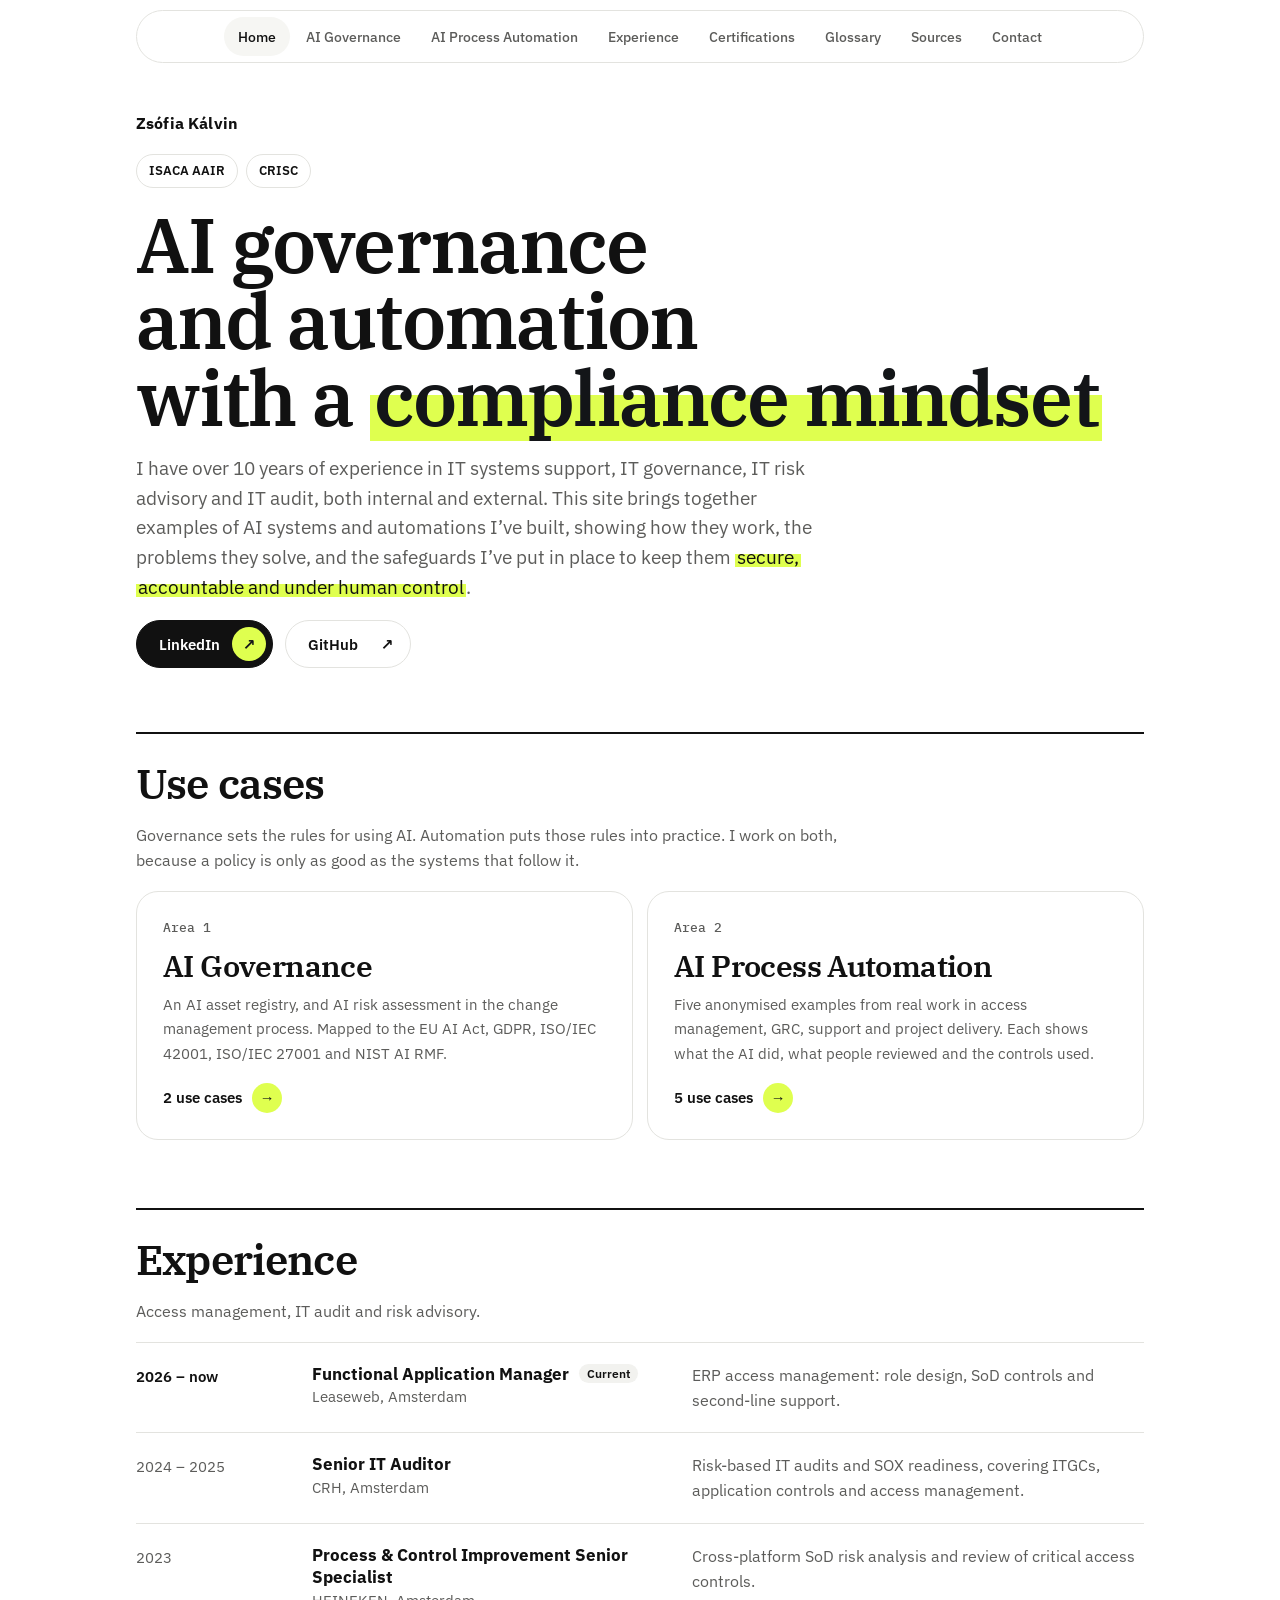
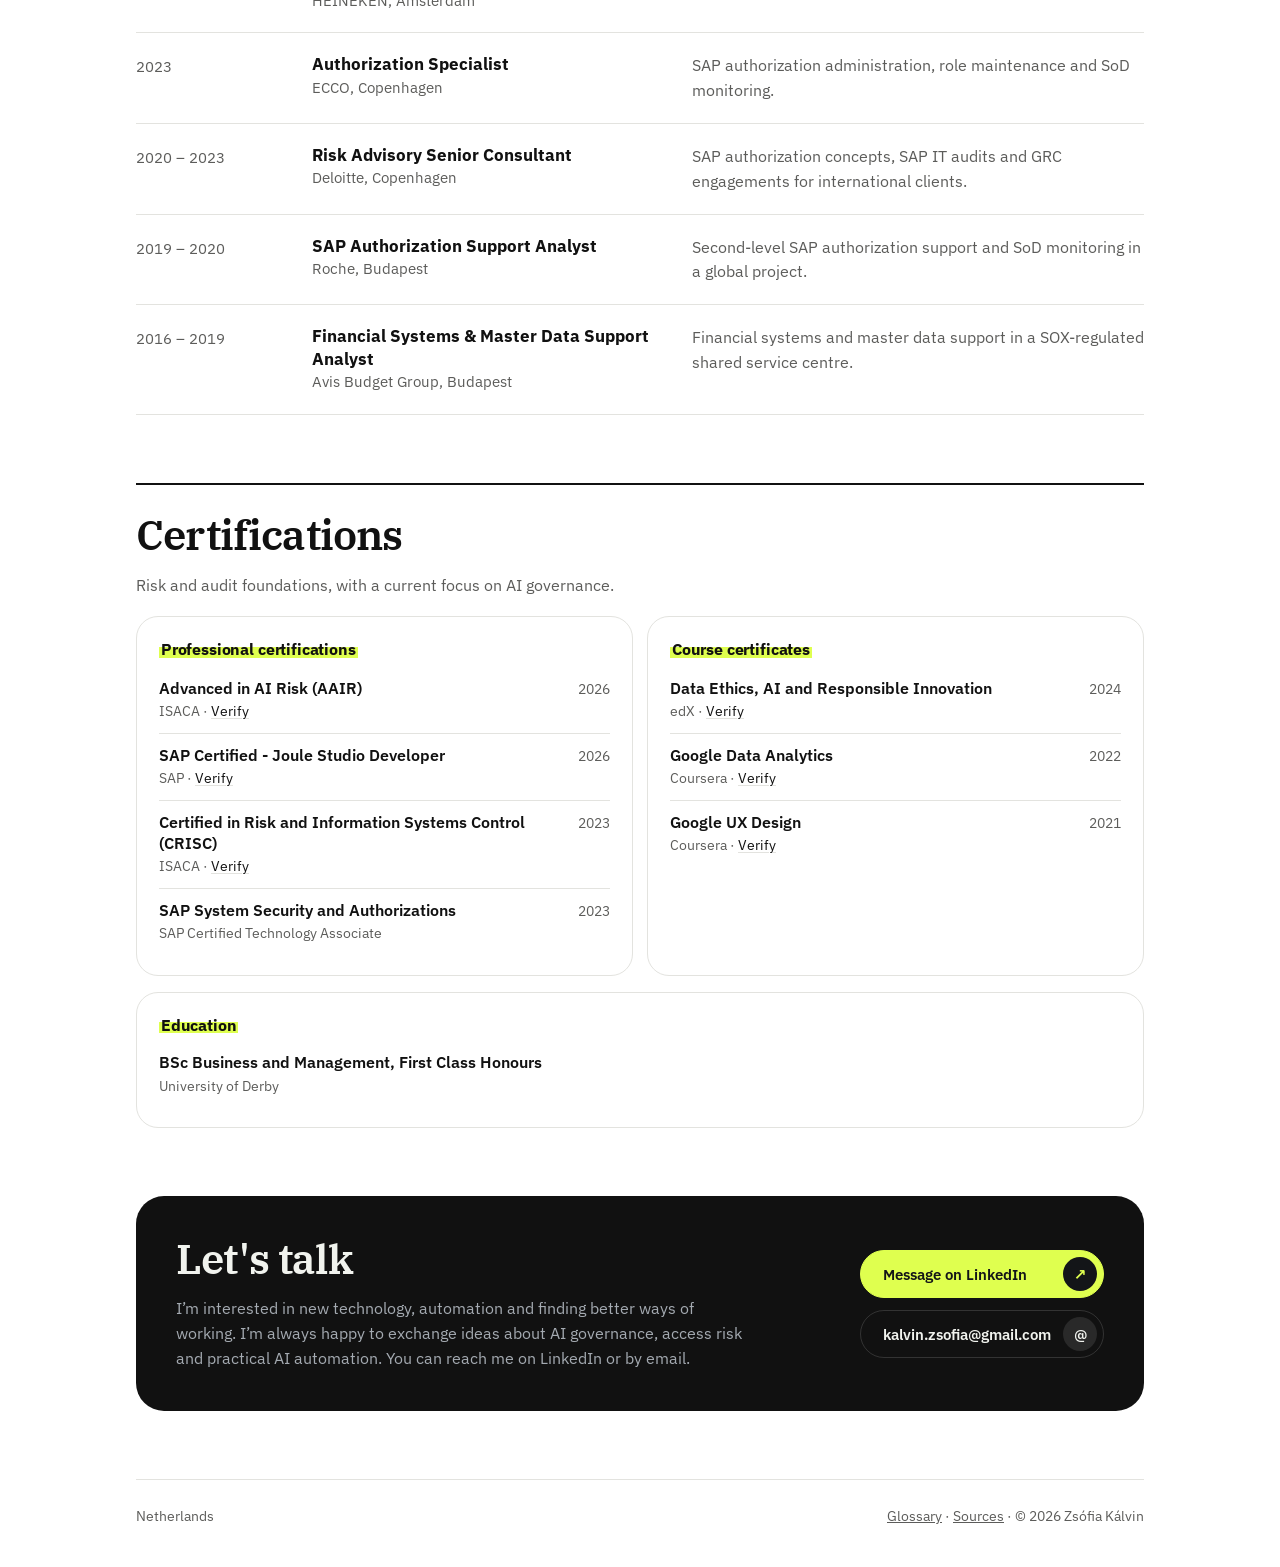
<file: index.html>
<!doctype html>
<html lang="en">
<head>
<meta charset="utf-8">
<meta http-equiv="Content-Security-Policy" content="default-src 'self'; script-src 'self'; style-src 'self' 'unsafe-inline'; font-src 'self'; img-src 'self' data:; connect-src 'none'; object-src 'none'; base-uri 'self'; form-action 'none'">
<meta name="referrer" content="strict-origin-when-cross-origin">
<meta name="viewport" content="width=device-width, initial-scale=1, viewport-fit=cover">
<title>Zsófia Kálvin | AI Risk and Governance, Hands-on AI Automation</title>
<meta name="description" content="Zsófia Kálvin: AI risk and governance, GRC and IAM. AI governance worked examples and hands-on AI automation case studies, mapped to the EU AI Act, GDPR, ISO/IEC 42001 and NIST AI RMF. ISACA AAIR, CRISC.">
<link rel="stylesheet" href="assets/site.css?v=20261122a">

<link rel="canonical" href="https://zsofiakalvin.github.io/">
<meta property="og:type" content="website">
<meta property="og:url" content="https://zsofiakalvin.github.io/">
<meta property="og:title" content="Zsófia Kálvin | AI Risk and Governance, Hands-on AI Automation">
<meta property="og:description" content="Zsófia Kálvin: AI risk and governance, GRC and IAM. AI governance worked examples and hands-on AI automation case studies, mapped to the EU AI Act, GDPR, ISO/IEC 42001 and NIST AI RMF. ISACA AAIR, CRISC.">
<meta property="og:image" content="https://zsofiakalvin.github.io/og-image.png">
<meta property="og:image:width" content="1200">
<meta property="og:image:height" content="627">
<meta name="twitter:card" content="summary_large_image">
<script type="application/ld+json">{"@context":"https://schema.org","@type":"ProfilePage","mainEntity":{"@type":"Person","name":"Zsófia Kálvin","jobTitle":"AI risk, governance and automation","knowsAbout":["AI risk management","AI governance","Responsible AI","GRC","Identity and access management","IT audit","Segregation of duties","AI automation"],"sameAs":["https://www.linkedin.com/in/zsofia-kalvin/","https://github.com/zsofiakalvin"]}}</script>
</head>
<body>
<div class="navwrap">
    <nav class="topnav" aria-label="Site">
      <div class="navlinks">
        <a href="index.html" aria-current="page">Home</a>
        <a href="governance.html">AI Governance</a>
        <a href="automation.html">AI Process Automation</a>
        <a href="#career">Experience</a>
        <a href="#certs">Certifications</a>
        <a href="glossary.html">Glossary</a>
        <a href="sources.html">Sources</a>
        <a href="#contact">Contact</a>
      </div>
    </nav>
</div>

<header class="hero-band">
  <div class="hero-inner">
    <div class="hero-grid">
      <div class="hero-copy">
        <span class="role">Zsófia Kálvin</span>
        <div class="creds" aria-label="Credentials"><span>ISACA AAIR</span><span>CRISC</span></div>
        <h1>AI governance and automation <span class="rule">with a <span class="mark">compliance mindset</span></span></h1>
        <p class="lede">I have over 10 years of experience in IT systems support, IT governance, IT risk advisory and IT audit, both internal and external. This site brings together examples of AI systems and automations I&rsquo;ve built, showing how they work, the problems they solve, and the safeguards I&rsquo;ve put in place to keep them <mark class="hl">secure, accountable and under human control</mark>.</p>
        <div class="cta">
          <a class="btn primary" href="https://www.linkedin.com/in/zsofia-kalvin/">LinkedIn <span class="ic" aria-hidden="true">&#8599;</span></a>
          <a class="btn" href="https://github.com/zsofiakalvin">GitHub <span class="ic" aria-hidden="true">&#8599;</span></a>
        </div>
      </div>
    </div>
  </div>
</header>

<main class="page">

  <section aria-labelledby="parts">
    <div class="section-head">
      <h2 id="parts">Use cases</h2>
      <p>Governance sets the rules for using AI. Automation puts those rules into practice. I&nbsp;work on both, because a policy is only as good as the systems that follow it.</p>
    </div>
    <div class="parts">
      <a class="part" href="governance.html">
        <span class="part-kind">Area 1</span>
        <strong>AI Governance</strong>
        <span>An AI asset registry, and AI risk assessment in the change management process. Mapped to the EU AI Act, GDPR, ISO/IEC 42001, ISO/IEC 27001 and NIST AI RMF.</span>
        <span class="part-go">2 use cases <span class="ic" aria-hidden="true">&#8594;</span></span>
      </a>
      <a class="part" href="automation.html">
        <span class="part-kind">Area 2</span>
        <strong>AI Process Automation</strong>
        <span>Five anonymised examples from real work in access management, GRC, support and project delivery. Each shows what the AI did, what people reviewed and the controls used.</span>
        <span class="part-go">5 use cases <span class="ic" aria-hidden="true">&#8594;</span></span>
      </a>
    </div>
  </section>

  <section aria-labelledby="career">
    <div class="section-head">
      <h2 id="career">Experience</h2>
      <p>Access management, IT audit and risk advisory.</p>
    </div>
    <ol class="timeline">
      <li class="job current">
        <span class="job-dates">2026 – now</span>
        <div class="job-role"><strong>Functional Application Manager</strong><span>Leaseweb, Amsterdam</span></div>
        <p>ERP access management: role design, SoD controls and second-line support.</p>
      </li>
      <li class="job">
        <span class="job-dates">2024 – 2025</span>
        <div class="job-role"><strong>Senior IT Auditor</strong><span>CRH, Amsterdam</span></div>
        <p>Risk-based IT audits and SOX readiness, covering ITGCs, application controls and access management.</p>
      </li>
      <li class="job">
        <span class="job-dates">2023</span>
        <div class="job-role"><strong>Process &amp; Control Improvement Senior Specialist</strong><span>HEINEKEN, Amsterdam</span></div>
        <p>Cross-platform SoD risk analysis and review of critical access controls.</p>
      </li>
      <li class="job">
        <span class="job-dates">2023</span>
        <div class="job-role"><strong>Authorization Specialist</strong><span>ECCO, Copenhagen</span></div>
        <p>SAP authorization administration, role maintenance and SoD monitoring.</p>
      </li>
      <li class="job">
        <span class="job-dates">2020 – 2023</span>
        <div class="job-role"><strong>Risk Advisory Senior Consultant</strong><span>Deloitte, Copenhagen</span></div>
        <p>SAP authorization concepts, SAP IT audits and GRC engagements for international clients.</p>
      </li>
      <li class="job">
        <span class="job-dates">2019 – 2020</span>
        <div class="job-role"><strong>SAP Authorization Support Analyst</strong><span>Roche, Budapest</span></div>
        <p>Second-level SAP authorization support and SoD monitoring in a global project.</p>
      </li>
      <li class="job">
        <span class="job-dates">2016 – 2019</span>
        <div class="job-role"><strong>Financial Systems &amp; Master Data Support Analyst</strong><span>Avis Budget Group, Budapest</span></div>
        <p>Financial systems and master data support in a SOX-regulated shared service centre.</p>
      </li>
    </ol>
  </section>

  <section aria-labelledby="certs">
    <div class="section-head">
      <h2 id="certs">Certifications</h2>
      <p>Risk and audit foundations, with a current focus on AI governance.</p>
    </div>
    <div class="cert-groups two">
      <div class="cert-group">
        <h3><mark class="hl">Professional certifications</mark></h3>
        <ul class="cert-list" role="list"><li class="cert"><div class="cert-name"><strong>Advanced in AI Risk (AAIR)</strong><span>ISACA · <a class="verify" href="https://www.credly.com/badges/1502009c-c340-492b-98a3-ea2b4a34b3ea" target="_blank" rel="noopener">Verify</a></span></div><span class="cert-year">2026</span></li><li class="cert"><div class="cert-name"><strong>SAP Certified - Joule Studio Developer</strong><span>SAP · <a class="verify" href="https://www.credly.com/badges/87e40711-9f13-442f-a568-a1c58eff9310" target="_blank" rel="noopener">Verify</a></span></div><span class="cert-year">2026</span></li><li class="cert"><div class="cert-name"><strong>Certified in Risk and Information Systems Control (CRISC)</strong><span>ISACA · <a class="verify" href="https://www.credly.com/badges/d4c5e282-a294-4d0e-9c8d-c16a86920705" target="_blank" rel="noopener">Verify</a></span></div><span class="cert-year">2023</span></li><li class="cert"><div class="cert-name"><strong>SAP System Security and Authorizations</strong><span>SAP Certified Technology Associate</span></div><span class="cert-year">2023</span></li></ul>
      </div>
      <div class="cert-group">
        <h3><mark class="hl">Course certificates</mark></h3>
        <ul class="cert-list" role="list"><li class="cert"><div class="cert-name"><strong>Data Ethics, AI and Responsible Innovation</strong><span>edX · <a class="verify" href="https://courses.edx.org/certificates/ff6e5fa2587e48cf909ec4bcfde084a1" target="_blank" rel="noopener">Verify</a></span></div><span class="cert-year">2024</span></li><li class="cert"><div class="cert-name"><strong>Google Data Analytics</strong><span>Coursera · <a class="verify" href="https://www.coursera.org/account/accomplishments/specialization/certificate/86MWBKGFQRKV" target="_blank" rel="noopener">Verify</a></span></div><span class="cert-year">2022</span></li><li class="cert"><div class="cert-name"><strong>Google UX Design</strong><span>Coursera · <a class="verify" href="https://www.coursera.org/account/accomplishments/specialization/L5L4QDD2FEA4" target="_blank" rel="noopener">Verify</a></span></div><span class="cert-year">2021</span></li></ul>
      </div>
      <div class="cert-group edu-card">
        <h3><mark class="hl">Education</mark></h3>
        <ul class="cert-list" role="list"><li class="cert"><div class="cert-name"><strong>BSc Business and Management, First Class Honours</strong><span>University of Derby</span></div></li></ul>
      </div>
    </div>
  </section>

  <section class="contact" aria-labelledby="contact">
    <h2 id="contact">Let's talk</h2>
    <p>I&rsquo;m interested in new technology, automation and finding better ways of working. I&rsquo;m always happy to exchange ideas about AI governance, access risk and practical AI automation. You can reach me on LinkedIn or by email.</p>
    <div class="cta">
      <a class="btn primary" href="https://www.linkedin.com/in/zsofia-kalvin/">Message on LinkedIn <span class="ic" aria-hidden="true">&#8599;</span></a>
      <a class="btn" href="#contact" data-u="kalvin.zsofia" data-d="gmail.com"><span class="em-txt">kalvin.zsofia [at] gmail.com</span> <span class="ic" aria-hidden="true">@</span></a>
    </div>
  </section>

  <footer>
    <span>Netherlands</span>
    <span><a href="glossary.html">Glossary</a> · <a href="sources.html">Sources</a> · &copy; 2026 Zsófia Kálvin</span>
  </footer>

</main>
<script src="assets/site.js?v=20261101c" defer></script>
</body>
</html>
</file>
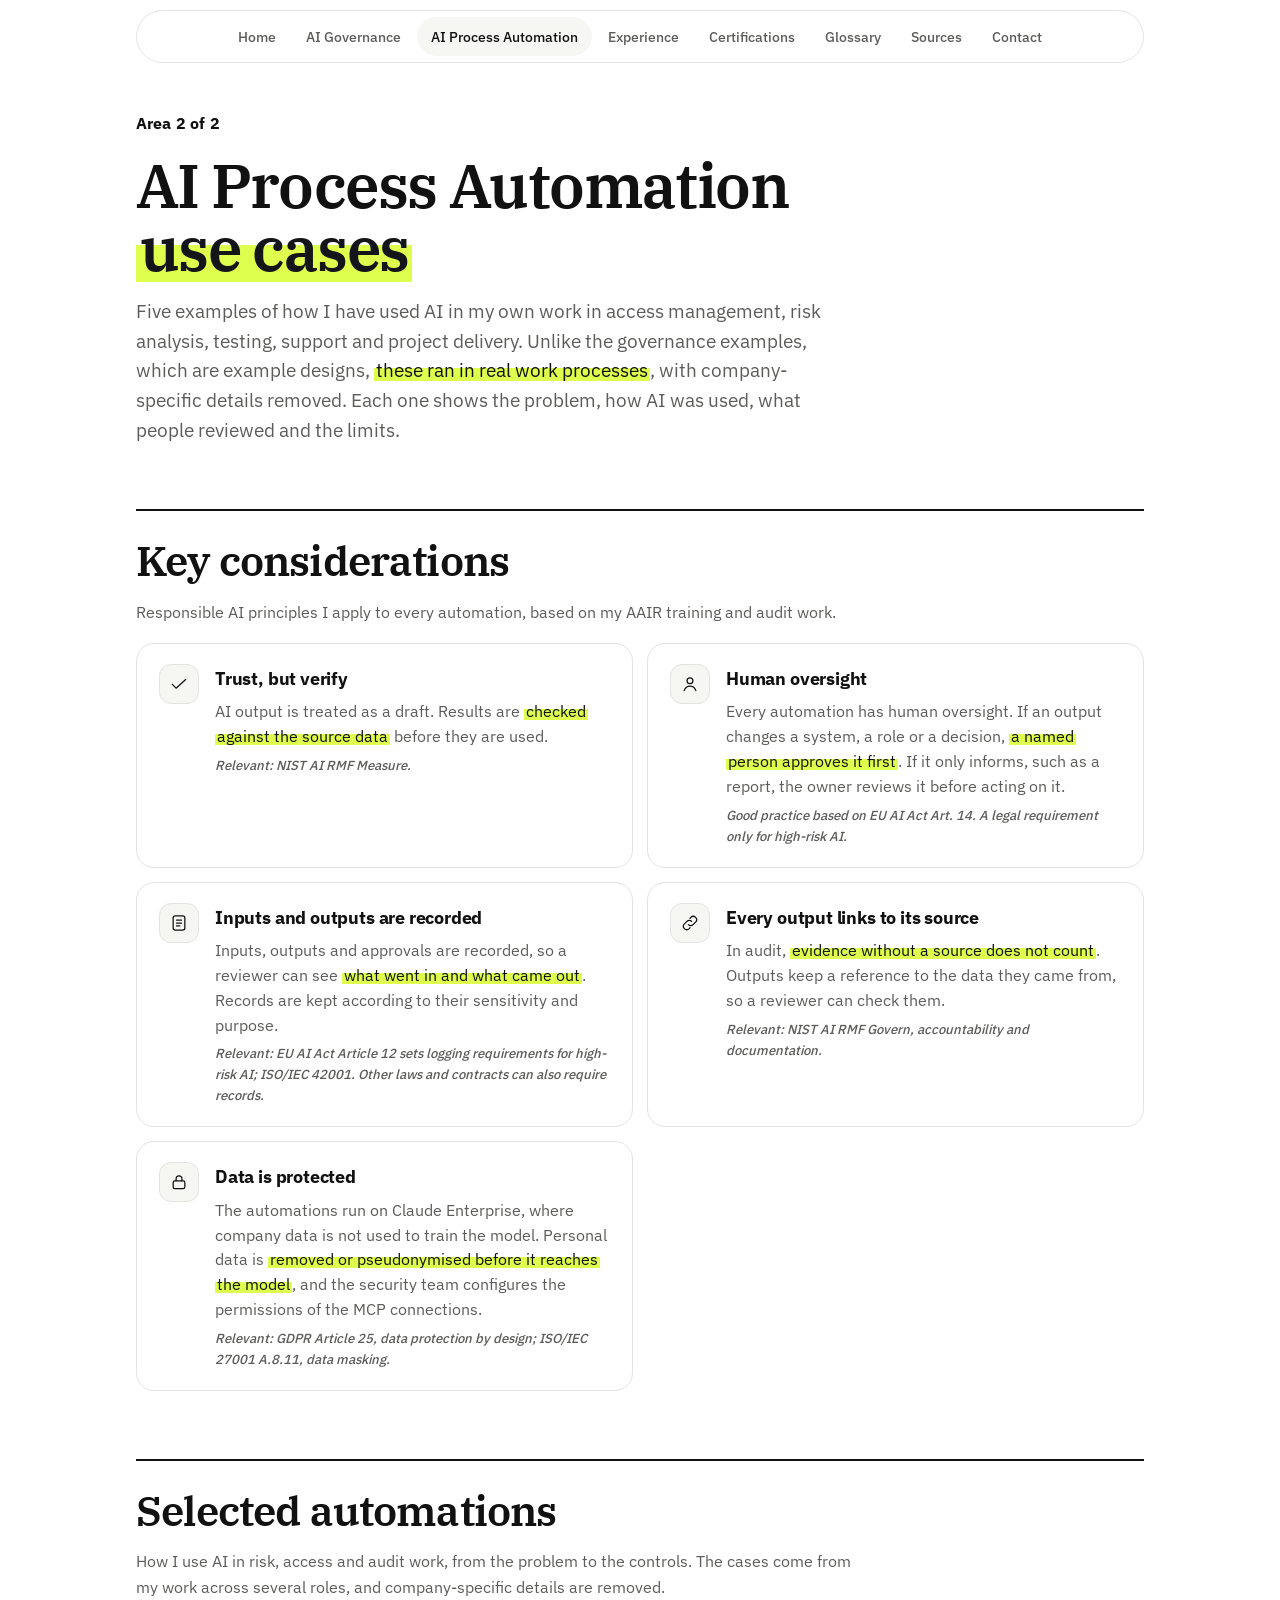
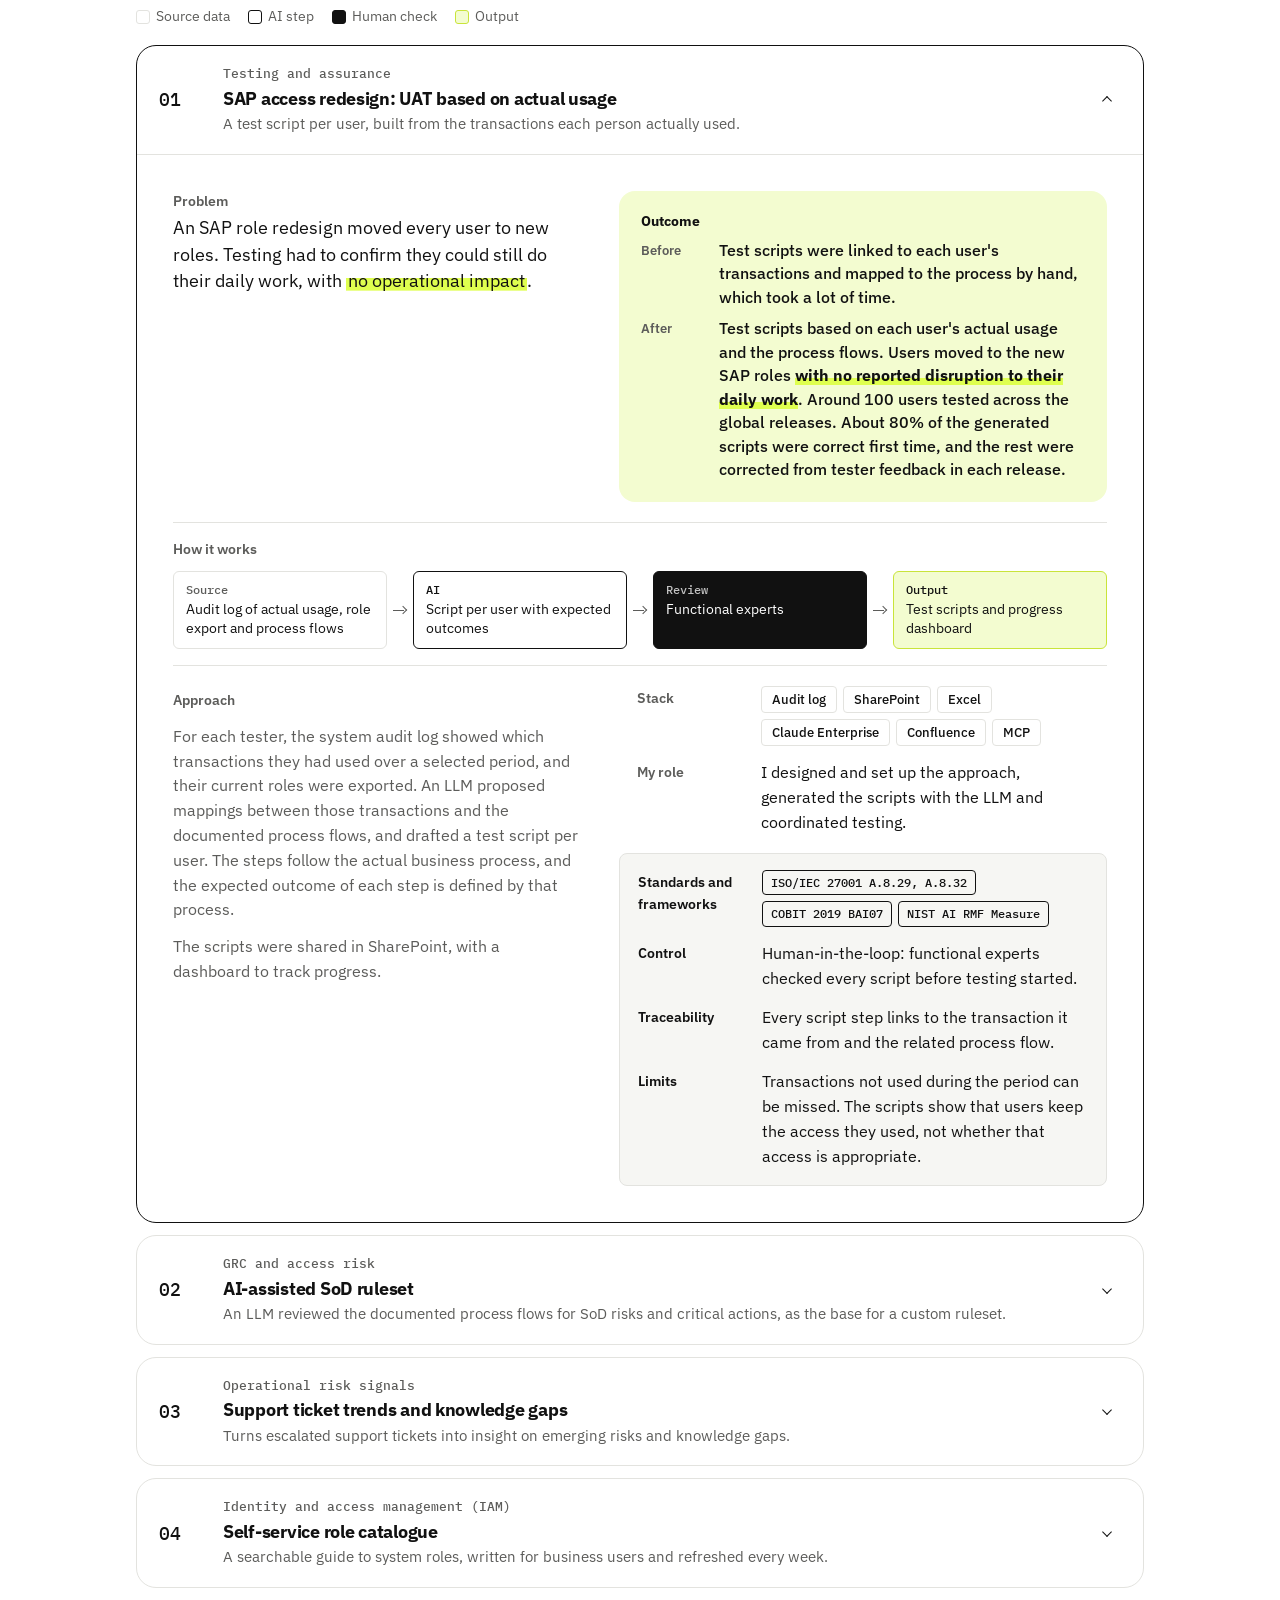
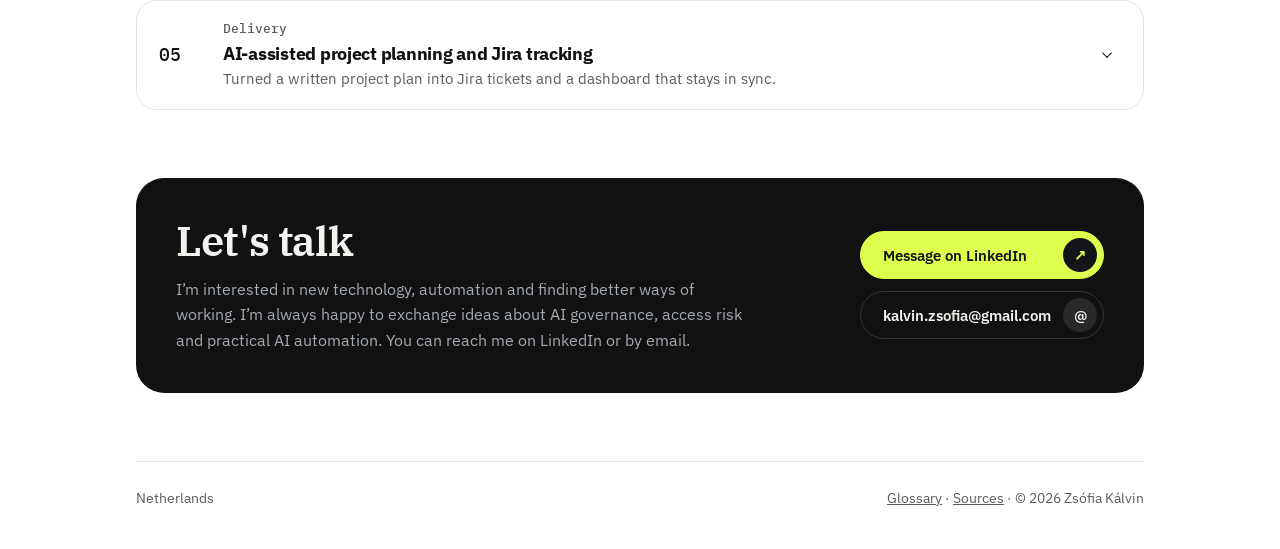
<file: automation.html>
<!doctype html>
<html lang="en">
<head>
<meta charset="utf-8">
<meta http-equiv="Content-Security-Policy" content="default-src 'self'; script-src 'self'; style-src 'self' 'unsafe-inline'; font-src 'self'; img-src 'self' data:; connect-src 'none'; object-src 'none'; base-uri 'self'; form-action 'none'">
<meta name="referrer" content="strict-origin-when-cross-origin">
<meta name="viewport" content="width=device-width, initial-scale=1, viewport-fit=cover">
<title>AI Process Automation | Zsófia Kálvin</title>
<meta name="description" content="Five anonymised AI automation case studies in GRC, IAM, support and delivery, each human-in-the-loop with traceability, and mapped to ISO/IEC 27001, COBIT and NIST AI RMF.">
<link rel="stylesheet" href="assets/site.css?v=20261122a">

<link rel="canonical" href="https://zsofiakalvin.github.io/automation.html">
<meta property="og:type" content="website">
<meta property="og:url" content="https://zsofiakalvin.github.io/automation.html">
<meta property="og:title" content="AI Process Automation | Zsófia Kálvin">
<meta property="og:description" content="Five anonymised AI automation case studies in GRC, IAM, support and delivery, each human-in-the-loop with traceability, and mapped to ISO/IEC 27001, COBIT and NIST AI RMF.">
<meta property="og:image" content="https://zsofiakalvin.github.io/og-image.png">
<meta property="og:image:width" content="1200">
<meta property="og:image:height" content="627">
<meta name="twitter:card" content="summary_large_image">
</head>
<body>
<div class="navwrap">
    <nav class="topnav" aria-label="Site">
      <div class="navlinks">
        <a href="index.html">Home</a>
        <a href="governance.html">AI Governance</a>
        <a href="automation.html" aria-current="page">AI Process Automation</a>
        <a href="index.html#career">Experience</a>
        <a href="index.html#certs">Certifications</a>
        <a href="glossary.html">Glossary</a>
        <a href="sources.html">Sources</a>
        <a href="#contact">Contact</a>
      </div>
    </nav>
</div>
<header class="hero-band">
  <div class="hero-inner">
    <div class="hero-copy sub">
      <span class="role">Area 2 of 2</span>
      <h1>AI Process Automation <span class="rule"><span class="mark">use cases</span></span></h1>
      <p class="lede">Five examples of how I have used AI in my own work in access management, risk analysis, testing, support and project delivery. Unlike the governance examples, which are example designs, <mark class="hl">these ran in real work processes</mark>, with company-specific details removed. Each one shows the problem, how AI was used, what people reviewed and the limits.</p>
    </div>
  </div>
</header>

<main class="page">

  <section aria-labelledby="how">
    <div class="section-head">
      <h2 id="how">Key considerations</h2>
      <p>Responsible AI principles I apply to every automation, based on my AAIR training and audit work.</p>
    </div>
    <div class="principles">
      <div class="principle"><div class="principle-core">
        <span class="p-ic" aria-hidden="true"><svg viewBox="0 0 24 24"><path d="M4 12.5l4.5 4.5L20 6.5"/></svg></span>
        <h3>Trust, but verify</h3>
        <p>AI output is treated as a draft. Results are <mark class="hl">checked against the source data</mark> before they are used.</p>
        <span class="aligned">Relevant: NIST AI RMF Measure.</span>
      </div></div>
      <div class="principle"><div class="principle-core">
        <span class="p-ic" aria-hidden="true"><svg viewBox="0 0 24 24"><circle cx="12" cy="8" r="3.5"/><path d="M5 20c1.2-3.6 4-5.5 7-5.5s5.8 1.9 7 5.5"/></svg></span>
        <h3>Human oversight</h3>
        <p>Every automation has human oversight. If an output changes a system, a role or a decision, <mark class="hl">a named person approves it first</mark>. If it only informs, such as a report, the owner reviews it before acting on it.</p>
        <span class="aligned">Good practice based on EU AI Act Art. 14. A legal requirement only for high-risk AI.</span>
      </div></div>
      <div class="principle"><div class="principle-core">
        <span class="p-ic" aria-hidden="true"><svg viewBox="0 0 24 24"><rect x="5" y="3.5" width="14" height="17" rx="2.5"/><path d="M9 8.5h6M9 12h6M9 15.5h4"/></svg></span>
        <h3>Inputs and outputs are recorded</h3>
        <p>Inputs, outputs and approvals are recorded, so a reviewer can see <mark class="hl">what went in and what came out</mark>. Records are kept according to their sensitivity and purpose.</p>
        <span class="aligned">Relevant: EU AI Act Article 12 sets logging requirements for high-risk AI; ISO/IEC 42001. Other laws and contracts can also require records.</span>
      </div></div>
      <div class="principle"><div class="principle-core">
        <span class="p-ic" aria-hidden="true"><svg viewBox="0 0 24 24"><path d="M10 14a4 4 0 0 0 5.7 0l3-3a4 4 0 0 0-5.7-5.7l-1 1"/><path d="M14 10a4 4 0 0 0-5.7 0l-3 3a4 4 0 0 0 5.7 5.7l1-1"/></svg></span>
        <h3>Every output links to its source</h3>
        <p>In audit, <mark class="hl">evidence without a source does not count</mark>. Outputs keep a reference to the data they came from, so a reviewer can check them.</p>
        <span class="aligned">Relevant: NIST AI RMF Govern, accountability and documentation.</span>
      </div></div>
      <div class="principle"><div class="principle-core">
        <span class="p-ic" aria-hidden="true"><svg viewBox="0 0 24 24"><rect x="5" y="10.5" width="14" height="9.5" rx="2"/><path d="M8.5 10.5V8a3.5 3.5 0 0 1 7 0v2.5"/></svg></span>
        <h3>Data is protected</h3>
        <p>The automations run on Claude Enterprise, where company data is not used to train the model. Personal data is <mark class="hl">removed or pseudonymised before it reaches the model</mark>, and the security team configures the permissions of the MCP connections.</p>
        <span class="aligned">Relevant: GDPR Article 25, data protection by design; ISO/IEC 27001 A.8.11, data masking.</span>
      </div></div>
    </div>
  </section>

  <section aria-labelledby="work">
    <div class="section-head">
      <h2 id="work">Selected automations</h2>
      <p>How I use AI in risk, access and audit work, from the problem to the controls. The cases come from my work across several roles, and company-specific details are removed.</p>
      <div class="legend" aria-label="Flowchart key">
        <span><i></i>Source data</span>
        <span><i class="ai"></i>AI step</span>
        <span><i class="human"></i>Human check</span>
        <span><i class="out"></i>Output</span>
      </div>
    </div>

    <div class="cases">

      <details class="case-item" name="case" open>
        <summary>
          <span class="ci-num">01</span>
          <span class="ci-text"><span class="ci-kind">Testing and assurance</span><strong>SAP access redesign: UAT based on actual usage</strong><span class="ci-sum">A test script per user, built from the transactions each person actually used.</span></span>
          <span class="ci-chev" aria-hidden="true"></span>
        </summary>
      <article class="case"><div class="case-core">
        <div class="case-head">
          <span class="case-kind">Testing and assurance</span>
          <h3>SAP access redesign: UAT based on actual usage</h3>
          <p class="case-problem"><span class="lbl">Problem</span><span class="txt">An SAP role redesign moved every user to new roles. Testing had to confirm they could still do their daily work, with <mark class="hl">no operational impact</mark>.</span></p>
        </div>
        <div class="case-result">
          <span>Outcome</span>
          <dl class="ba">
            <dt>Before</dt><dd>Test scripts were linked to each user&#x27;s transactions and mapped to the process by hand, which took a lot of time.</dd>
            <dt>After</dt><dd>Test scripts based on each user&#x27;s actual usage and the process flows. Users moved to the new SAP roles <strong class="em">with no reported disruption to their daily work</strong>. Around 100 users tested across the global releases. About 80% of the generated scripts were correct first time, and the rest were corrected from tester feedback in each release.</dd>
          </dl>
        </div>
        <figure class="flow">
          <figcaption>How it works</figcaption>
          <ol>
            <li class="step src"><span>Source</span>Audit log of actual usage, role export and process flows</li>
            <li class="arrow" aria-hidden="true"></li>
            <li class="step ai"><span>AI</span>Script per user with expected outcomes</li>
            <li class="arrow" aria-hidden="true"></li>
            <li class="step human"><span>Review</span>Functional experts</li>
            <li class="arrow" aria-hidden="true"></li>
            <li class="step out"><span>Output</span>Test scripts and progress dashboard</li>
          </ol>
        </figure>
        <div class="case-main">
          <span class="case-label">Approach</span>
          <p>For each tester, the system audit log showed which transactions they had used over a selected period, and their current roles were exported. An LLM proposed mappings between those transactions and the documented process flows, and drafted a test script per user. The steps follow the actual business process, and the expected outcome of each step is defined by that process.</p><p>The scripts were shared in SharePoint, with a dashboard to track progress.</p>
        </div>
        <div class="case-side">
          <dl class="fields">
            <dt>Stack</dt>
            <dd class="tags"><span class="tag">Audit log</span><span class="tag">SharePoint</span><span class="tag">Excel</span><span class="tag">Claude Enterprise</span><span class="tag">Confluence</span><span class="tag">MCP</span></dd>
            <dt>My role</dt>
            <dd>I designed and set up the approach, generated the scripts with the LLM and coordinated testing.</dd>
          </dl>
          <dl class="fields gov">
            <dt>Standards and frameworks</dt>
            <dd class="wf-regs"><a class="reg-link" href="https://www.iso.org/standard/27001" target="_blank" rel="noopener">ISO/IEC 27001 A.8.29, A.8.32</a> <a class="reg-link" href="https://www.isaca.org/resources/cobit" target="_blank" rel="noopener">COBIT 2019 BAI07</a> <a class="reg-link" href="https://www.nist.gov/itl/ai-risk-management-framework" target="_blank" rel="noopener">NIST AI RMF Measure</a></dd>
            <dt>Control</dt>
            <dd>Human-in-the-loop: functional experts checked every script before testing started.</dd>
            <dt>Traceability</dt>
            <dd>Every script step links to the transaction it came from and the related process flow.</dd>
            <dt>Limits</dt>
            <dd>Transactions not used during the period can be missed. The scripts show that users keep the access they used, not whether that access is appropriate.</dd>
          </dl>
        </div>
      </div></article>
      </details>
      <details class="case-item" name="case">
        <summary>
          <span class="ci-num">02</span>
          <span class="ci-text"><span class="ci-kind">GRC and access risk</span><strong>AI-assisted SoD ruleset</strong><span class="ci-sum">An LLM reviewed the documented process flows for SoD risks and critical actions, as the base for a custom ruleset.</span></span>
          <span class="ci-chev" aria-hidden="true"></span>
        </summary>
      <article class="case"><div class="case-core">
        <div class="case-head">
          <span class="case-kind">GRC and access risk</span>
          <h3>AI-assisted SoD ruleset</h3>
          <p class="case-problem"><span class="lbl">Problem</span><span class="txt">The SoD ruleset was <mark class="hl">not clearly linked to the documented business processes</mark>, and there were too many process flows to review manually within the project time frame.</span></p>
        </div>
        <div class="case-result">
          <span>Outcome</span>
          <dl class="ba">
            <dt>Before</dt><dd>Manual review only, with an SoD ruleset that did not reflect the business processes.</dd>
            <dt>After</dt><dd>A baseline SoD and critical access ruleset, reviewed by process owners and functional experts, ready to extend.</dd>
          </dl>
        </div>
        <figure class="flow">
          <figcaption>How it works</figcaption>
          <ol>
            <li class="step src"><span>Source</span>Documented process flows</li>
            <li class="arrow" aria-hidden="true"></li>
            <li class="step ai"><span>AI</span>Flag SoD risks, roles and critical actions</li>
            <li class="arrow" aria-hidden="true"></li>
            <li class="step human"><span>Review</span>Process owners and SMEs</li>
            <li class="arrow" aria-hidden="true"></li>
            <li class="step human"><span>Mapping</span>Technical experts map to transactions</li>
            <li class="arrow" aria-hidden="true"></li>
            <li class="step out"><span>Output</span>Custom SoD and critical access ruleset</li>
          </ol>
        </figure>
        <div class="case-main">
          <span class="case-label">Approach</span>
          <p>An LLM went through the process flows and, using defined keywords, flagged possible SoD conflicts, which role each step belongs to, and which actions are critical.</p><p>Process owners and subject matter experts reviewed the findings. Technical experts then mapped the processes to system transactions and authorization objects to build a custom SoD and critical access ruleset.</p>
        </div>
        <div class="case-side">
          <dl class="fields">
            <dt>Stack</dt>
            <dd class="tags"><span class="tag">ERP data</span><span class="tag">SharePoint</span><span class="tag">Claude Enterprise</span><span class="tag">Confluence</span><span class="tag">MCP</span></dd>
            <dt>My role</dt>
            <dd>I designed and set up the keyword approach and ran the AI analysis.</dd>
          </dl>
          <dl class="fields gov">
            <dt>Standards and frameworks</dt>
            <dd class="wf-regs"><a class="reg-link" href="https://www.iso.org/standard/27001" target="_blank" rel="noopener">ISO/IEC 27001 A.5.3</a> <a class="reg-link" href="https://www.isaca.org/resources/cobit" target="_blank" rel="noopener">COBIT 2019 DSS06</a> <a class="reg-link" href="https://www.coso.org" target="_blank" rel="noopener">COSO Internal Control</a></dd>
            <dt>Control</dt>
            <dd>Human-in-the-loop: the LLM produced a first draft only. Process owners and SMEs reviewed the findings, and technical experts did the mapping.</dd>
            <dt>Traceability</dt>
            <dd>Each risk and critical action links to the process flow it came from and to its documented mitigating control, or records that no control was identified.</dd>
            <dt>Limits</dt>
            <dd>Keyword matching can miss a risk described in other words, and process documentation can be out of date. The ruleset was validated by business process owners and functional SMEs, not benchmarked against a standard ruleset. It is a baseline, not a complete risk assessment.</dd>
          </dl>
        </div>
      </div></article>
      </details>
      <details class="case-item" name="case">
        <summary>
          <span class="ci-num">03</span>
          <span class="ci-text"><span class="ci-kind">Operational risk signals</span><strong>Support ticket trends and knowledge gaps</strong><span class="ci-sum">Turns escalated support tickets into insight on emerging risks and knowledge gaps.</span></span>
          <span class="ci-chev" aria-hidden="true"></span>
        </summary>
      <article class="case"><div class="case-core">
        <div class="case-head">
          <span class="case-kind">Operational risk signals</span>
          <h3>Support ticket trends and knowledge gaps</h3>
          <p class="case-problem"><span class="lbl">Problem</span><span class="txt">Escalated tickets were handled across several teams, so <mark class="hl">recurring issues, bottlenecks and knowledge gaps</mark> were hard to see.</span></p>
        </div>
        <div class="case-result">
          <span>Outcome</span>
          <dl class="ba">
            <dt>Before</dt><dd>No visibility of where the knowledge base falls short or where tickets get stuck.</dd>
            <dt>After</dt><dd>Recurring escalations became visible by category. Many were already covered by existing procedures, so those were shared and training was added where the process was unclear. These escalations went down afterwards. This was observed, not measured, and other changes in the same period may have played a part.</dd>
          </dl>
        </div>
        <figure class="flow">
          <figcaption>How it works</figcaption>
          <ol>
            <li class="step src"><span>Source</span>Escalated tickets</li>
            <li class="arrow" aria-hidden="true"></li>
            <li class="step ai"><span>AI</span>Categorise and suggest possible causes</li>
            <li class="arrow" aria-hidden="true"></li>
            <li class="step out"><span>Output</span>Two dashboard reports</li>
            <li class="arrow" aria-hidden="true"></li>
            <li class="step human"><span>Review</span>Function owner decides on action</li>
            <li class="arrow" aria-hidden="true"></li>
            <li class="step out"><span>Output</span>Monthly summary</li>
          </ol>
        </figure>
        <div class="case-main">
          <span class="case-label">Approach</span>
          <p>An automation collects the tickets first-line support could not resolve or needed help with. An LLM sorts them into predefined categories and suggests possible causes and the help that was needed.</p><p>The results feed two reports on a dashboard. One shows ticket volume and type to flag emerging risks. The other shows knowledge gaps behind escalations.</p>
        </div>
        <div class="case-side">
          <dl class="fields">
            <dt>Stack</dt>
            <dd class="tags"><span class="tag">Jira</span><span class="tag">Confluence</span><span class="tag">MCP</span><span class="tag">Claude Enterprise</span><span class="tag">Microsoft Office</span></dd>
          <dt>Schedule</dt>
          <dd>Runs daily. Monthly summary to management.</dd>
            <dt>My role</dt>
            <dd>I designed and set up the automation and the reports.</dd>
          </dl>
          <dl class="fields gov">
            <dt>Standards and frameworks</dt>
            <dd class="wf-regs"><a class="reg-link" href="https://www.iso.org/standard/70636.html" target="_blank" rel="noopener">ISO/IEC 20000-1</a></dd>
            <dt>Control</dt>
            <dd>The function owner reviews the overall findings, checks the issues that need follow-up and decides what action to take. Individual classifications are not approved one by one.</dd>
            <dt>Traceability</dt>
            <dd>Every ticket is listed in the report with a link to the original ticket.</dd>
            <dt>Limits</dt>
            <dd>Tickets with several causes can land in the wrong category. The function owner confirms the cause before any action is taken.</dd>
          </dl>
        </div>
      </div></article>
      </details>
      <details class="case-item" name="case">
        <summary>
          <span class="ci-num">04</span>
          <span class="ci-text"><span class="ci-kind">Identity and access management (IAM)</span><strong>Self-service role catalogue</strong><span class="ci-sum">A searchable guide to system roles, written for business users and refreshed every week.</span></span>
          <span class="ci-chev" aria-hidden="true"></span>
        </summary>
      <article class="case"><div class="case-core">
        <div class="case-head">
          <span class="case-kind">Identity and access management (IAM)</span>
          <h3>Self-service role catalogue</h3>
          <p class="case-problem"><span class="lbl">Problem</span><span class="txt">Technical role names <mark class="hl">meant little to business users</mark>, so it was hard for them to know which access to request.</span></p>
        </div>
        <div class="case-result">
          <span>Outcome</span>
          <dl class="ba">
            <dt>Before</dt><dd>Business users chose access from technical role names.</dd>
            <dt>After</dt><dd>One searchable page explains roles in business terms, used by business users and the support team.</dd>
          </dl>
        </div>
        <figure class="flow">
          <figcaption>How it works</figcaption>
          <ol>
            <li class="step src"><span>Source</span>Weekly role data extract</li>
            <li class="arrow" aria-hidden="true"></li>
            <li class="step ai"><span>AI</span>Build searchable page</li>
            <li class="arrow" aria-hidden="true"></li>
            <li class="step human"><span>Review</span>Manual check</li>
            <li class="arrow" aria-hidden="true"></li>
            <li class="step out"><span>Output</span>Role catalogue page</li>
          </ol>
        </figure>
        <div class="case-main">
          <span class="case-label">Approach</span>
          <p>Role data is extracted from the ERP system every week. An LLM turns it into a searchable page where people can find roles by transaction description, job title or business process, and see whether a role gives display or maintain access.</p><p>Each role shows what it contains, with guidance on which role to request, based on the documented role design rules. The support team uses the same page to answer access questions.</p>
        </div>
        <div class="case-side">
          <dl class="fields">
            <dt>Stack</dt>
            <dd class="tags"><span class="tag">ERP extract</span><span class="tag">Excel</span><span class="tag">Claude Enterprise</span><span class="tag">Confluence</span><span class="tag">HTML</span></dd>
          <dt>Refresh</dt>
          <dd>Weekly</dd>
            <dt>My role</dt>
            <dd>I designed and set up the extract, the page and the weekly refresh, and I check each version.</dd>
          </dl>
          <dl class="fields gov">
            <dt>Standards and frameworks</dt>
            <dd class="wf-regs"><a class="reg-link" href="https://www.iso.org/standard/27001" target="_blank" rel="noopener">ISO/IEC 27001 A.5.15, A.5.18</a> <a class="reg-link" href="https://www.isaca.org/resources/cobit" target="_blank" rel="noopener">COBIT 2019 DSS05.04</a></dd>
            <dt>Control</dt>
            <dd>I check the generated page before it is published. It is read-only, and access is still requested and approved through the normal process.</dd>
            <dt>Traceability</dt>
            <dd>Each refresh is built from that week&#x27;s data extract.</dd>
            <dt>Limits</dt>
            <dd>The page is only as good as the role data behind it. It guides requests but does not replace the approval step.</dd>
          </dl>
        </div>
      </div></article>
      </details>
      <details class="case-item" name="case">
        <summary>
          <span class="ci-num">05</span>
          <span class="ci-text"><span class="ci-kind">Delivery</span><strong>AI-assisted project planning and Jira tracking</strong><span class="ci-sum">Turned a written project plan into Jira tickets and a dashboard that stays in sync.</span></span>
          <span class="ci-chev" aria-hidden="true"></span>
        </summary>
      <article class="case"><div class="case-core">
        <div class="case-head">
          <span class="case-kind">Delivery</span>
          <h3>AI-assisted project planning and Jira tracking</h3>
          <p class="case-problem"><span class="lbl">Problem</span><span class="txt">The project plan lived in a document and the work lived in Jira, so status had to be <mark class="hl">updated in two places</mark>.</span></p>
        </div>
        <div class="case-result">
          <span>Outcome</span>
          <dl class="ba">
            <dt>Before</dt><dd>Status was updated by hand in more than one place.</dd>
            <dt>After</dt><dd>Status is kept in Jira only, and the dashboard is updated from it every week.</dd>
          </dl>
        </div>
        <figure class="flow">
          <figcaption>How it works</figcaption>
          <ol>
            <li class="step src"><span>Source</span>Written project plan</li>
            <li class="arrow" aria-hidden="true"></li>
            <li class="step ai"><span>AI</span>Draft tickets and first dashboard</li>
            <li class="arrow" aria-hidden="true"></li>
            <li class="step human"><span>Review</span>Project coordinator</li>
            <li class="arrow" aria-hidden="true"></li>
            <li class="step out"><span>Output</span>Jira tickets by person and sprint</li>
            <li class="arrow" aria-hidden="true"></li>
            <li class="step src"><span>Repeat</span>Weekly sync from Jira</li>
          </ol>
        </figure>
        <div class="case-main">
          <span class="case-label">Approach</span>
          <p>An LLM converted the written project plan into draft Jira tickets with proposed assignments and sprints, and created the first version of the dashboard.</p><p>The project coordinator reviewed the tickets and assignments. A weekly scheduled task refreshes the dashboard from Jira, which is the single source of status.</p>
        </div>
        <div class="case-side">
          <dl class="fields">
            <dt>Stack</dt>
            <dd class="tags"><span class="tag">Claude Enterprise</span><span class="tag">Jira</span><span class="tag">Confluence</span><span class="tag">MCP</span><span class="tag">Microsoft Office</span></dd>
          <dt>Schedule</dt>
          <dd>Weekly</dd>
            <dt>My role</dt>
            <dd>I designed and set up the dashboard, the tickets and the weekly sync.</dd>
          </dl>
          <dl class="fields gov">
            <dt>Standards and frameworks</dt>
            <dd class="wf-regs"><a class="reg-link" href="https://www.iso.org/standard/74947.html" target="_blank" rel="noopener">ISO 21502</a></dd>
            <dt>Control</dt>
            <dd>The project coordinator reviews the tickets and assignments.</dd>
            <dt>Traceability</dt>
            <dd>The dashboard is rebuilt from Jira every week, so it reflects the tickets themselves.</dd>
            <dt>Limits</dt>
            <dd>Splitting the plan into tickets needs a human check, and the dashboard is only as current as Jira.</dd>
          </dl>
        </div>
      </div></article>
      </details>

    </div>
  </section>

  <section class="contact" aria-labelledby="contact">
    <h2 id="contact">Let's talk</h2>
    <p>I&rsquo;m interested in new technology, automation and finding better ways of working. I&rsquo;m always happy to exchange ideas about AI governance, access risk and practical AI automation. You can reach me on LinkedIn or by email.</p>
    <div class="cta">
      <a class="btn primary" href="https://www.linkedin.com/in/zsofia-kalvin/">Message on LinkedIn <span class="ic" aria-hidden="true">&#8599;</span></a>
      <a class="btn" href="#contact" data-u="kalvin.zsofia" data-d="gmail.com"><span class="em-txt">kalvin.zsofia [at] gmail.com</span> <span class="ic" aria-hidden="true">@</span></a>
    </div>
  </section>

  <footer>
    <span>Netherlands</span>
    <span><a href="glossary.html">Glossary</a> · <a href="sources.html">Sources</a> · &copy; 2026 Zsófia Kálvin</span>
  </footer>

</main>
<script src="assets/site.js?v=20261101c" defer></script>
</body>
</html>
</file>
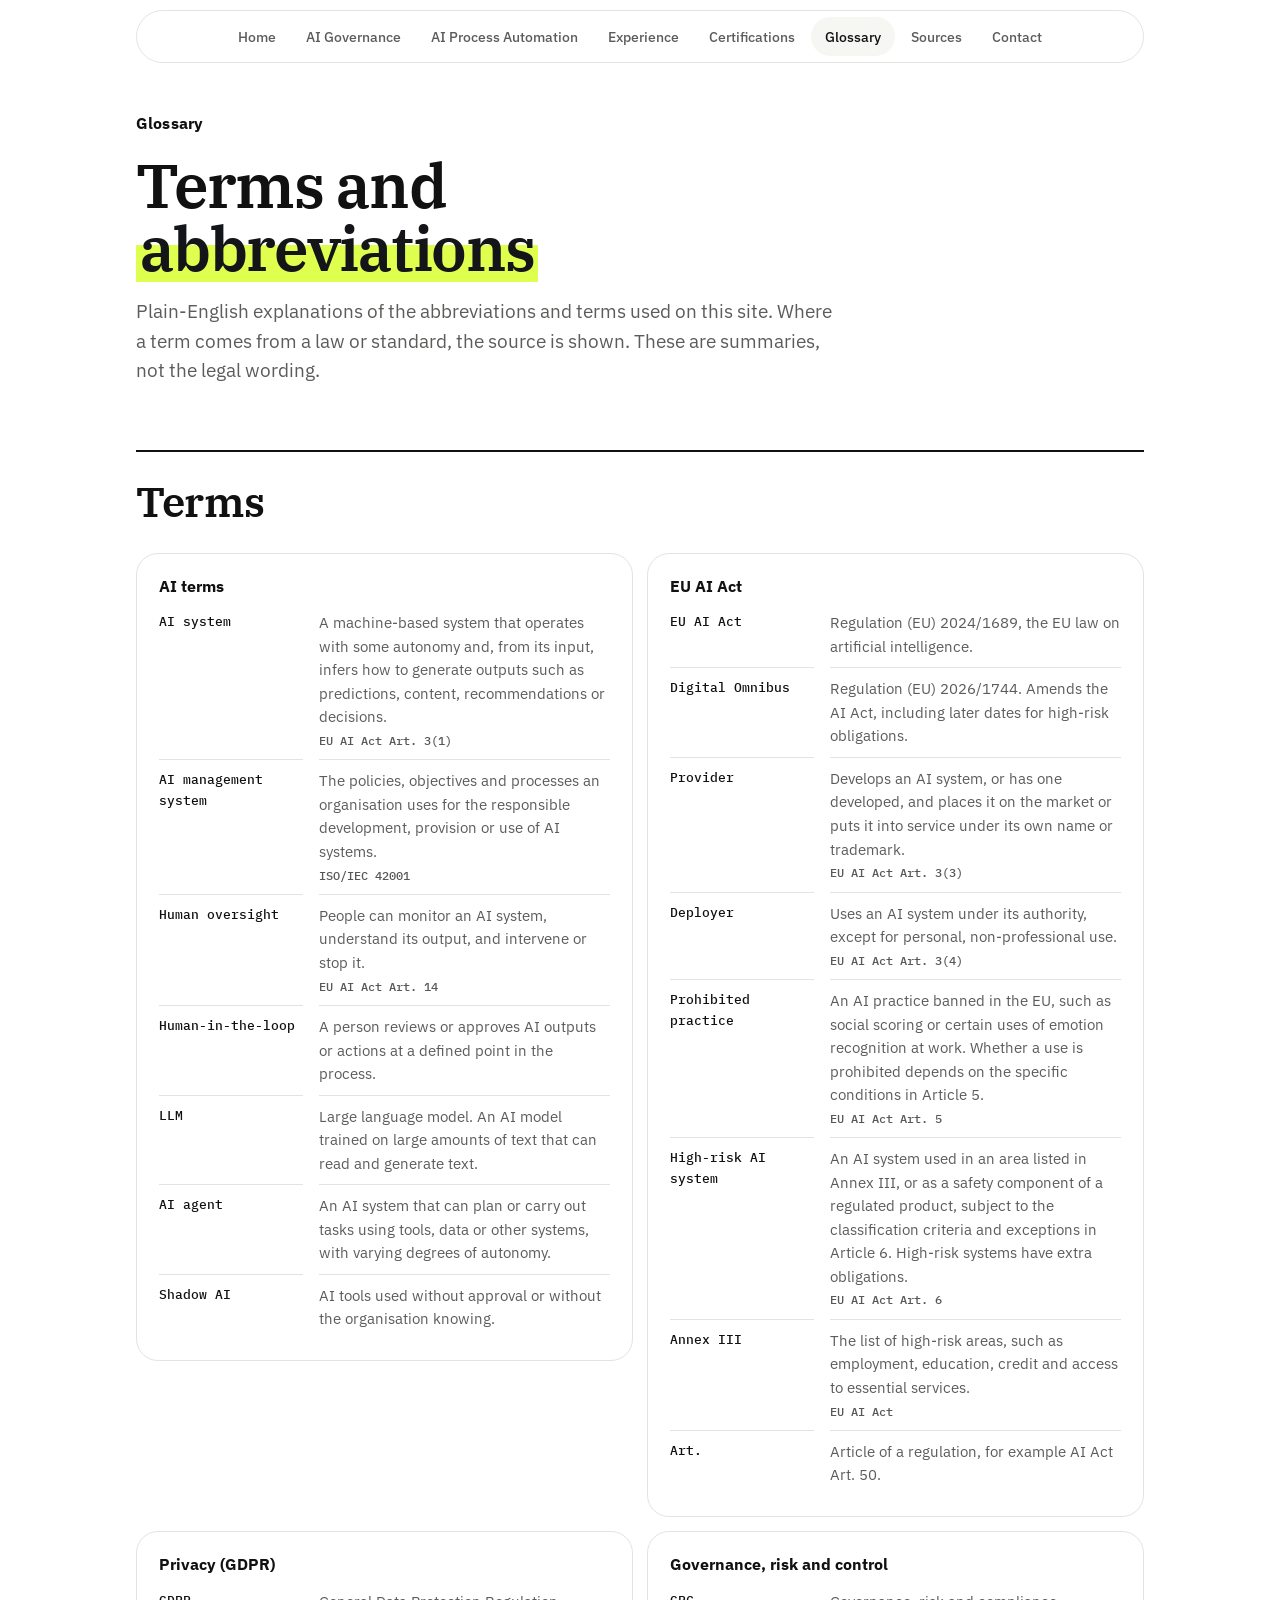
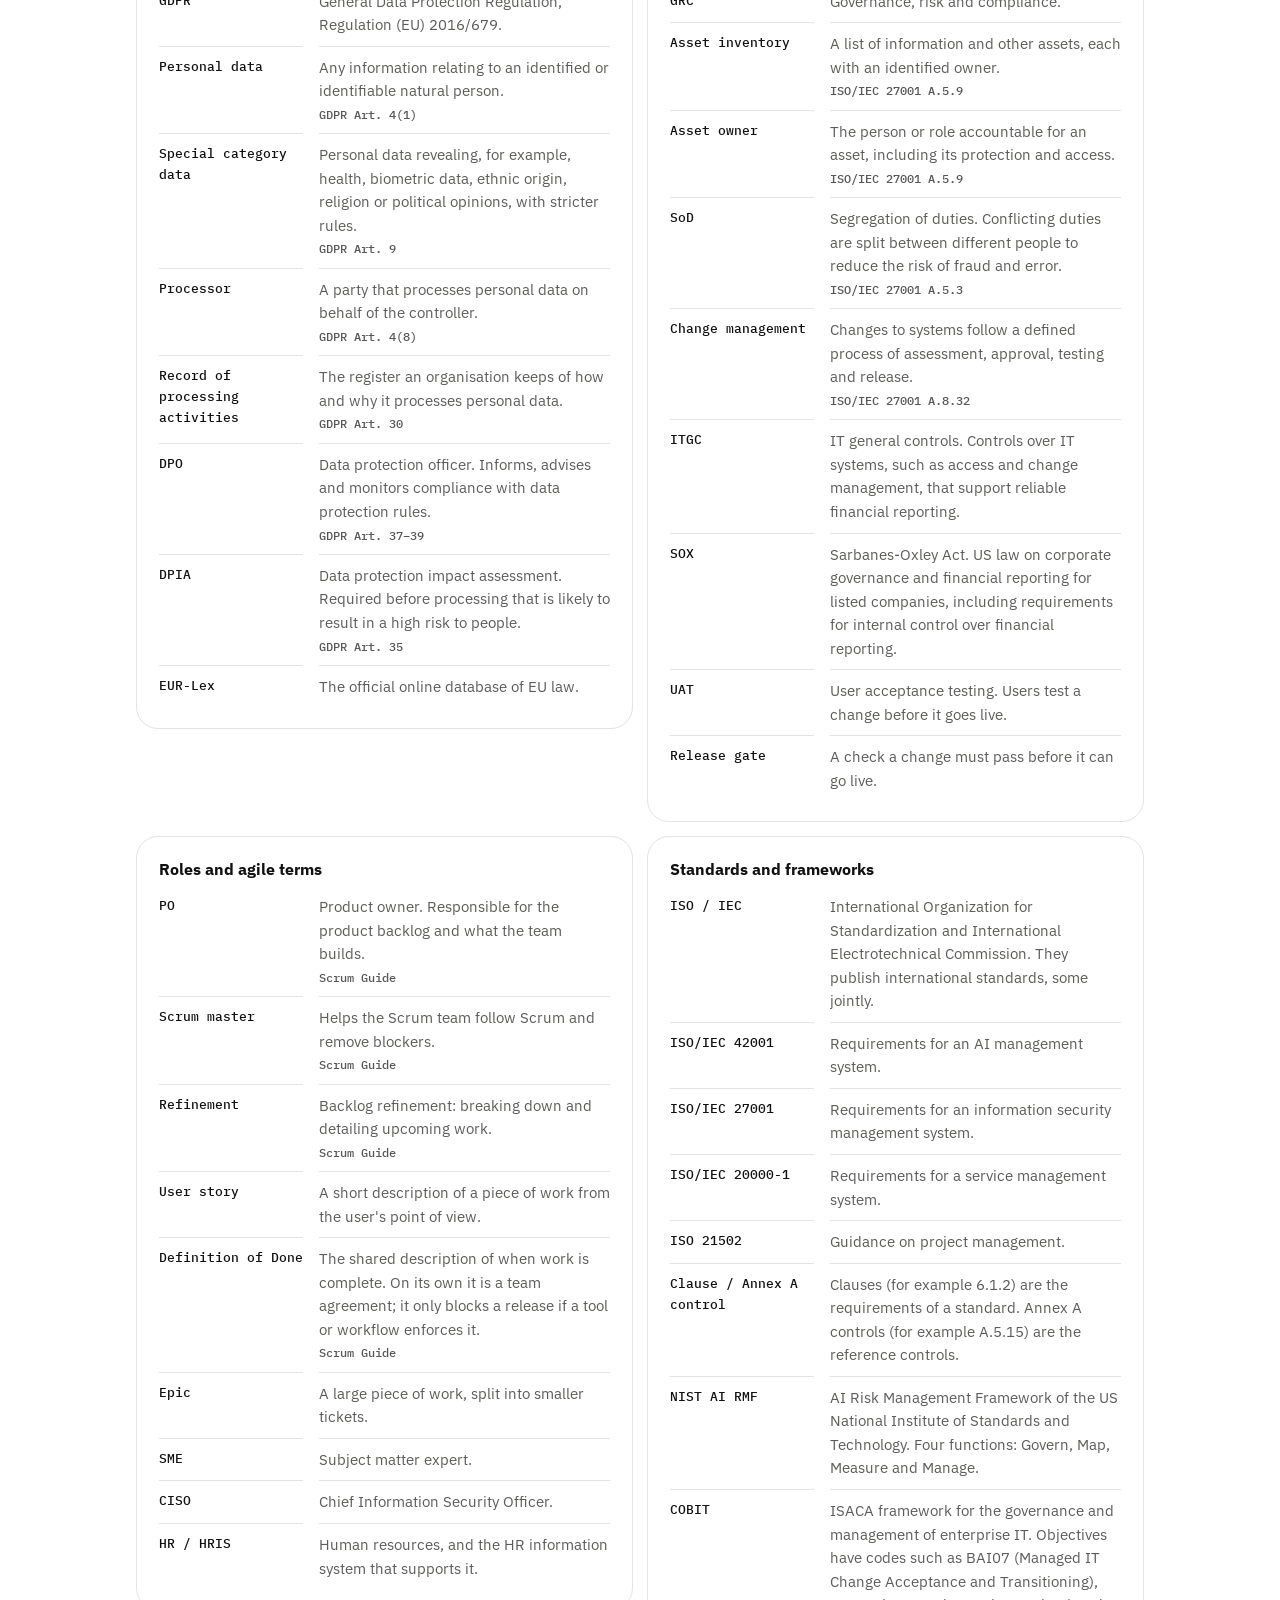
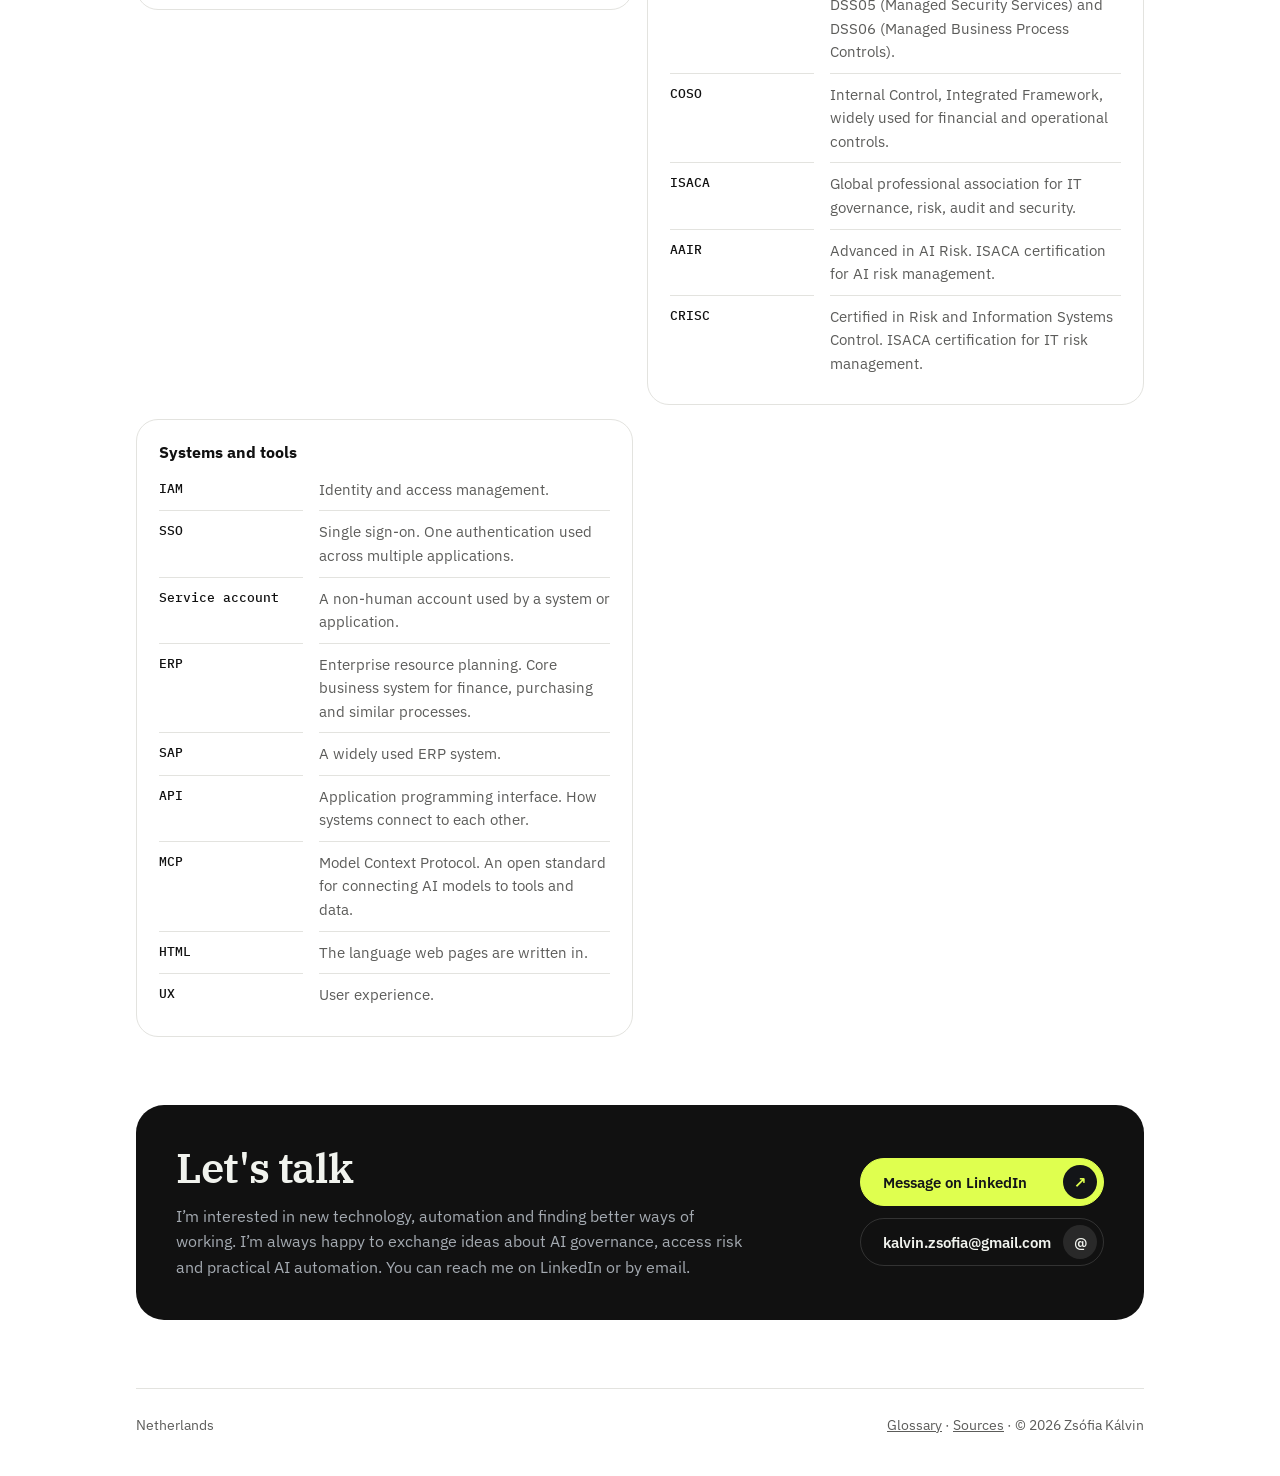
<file: glossary.html>
<!doctype html>
<html lang="en">
<head>
<meta charset="utf-8">
<meta http-equiv="Content-Security-Policy" content="default-src 'self'; script-src 'self'; style-src 'self' 'unsafe-inline'; font-src 'self'; img-src 'self' data:; connect-src 'none'; object-src 'none'; base-uri 'self'; form-action 'none'">
<meta name="referrer" content="strict-origin-when-cross-origin">
<meta name="viewport" content="width=device-width, initial-scale=1, viewport-fit=cover">
<title>Glossary | Zsófia Kálvin</title>
<meta name="description" content="Abbreviations and terms used on this portfolio, explained.">
<link rel="stylesheet" href="assets/site.css?v=20261122a">

<link rel="canonical" href="https://zsofiakalvin.github.io/glossary.html">
<meta property="og:type" content="website">
<meta property="og:url" content="https://zsofiakalvin.github.io/glossary.html">
<meta property="og:title" content="Glossary | Zsófia Kálvin">
<meta property="og:description" content="AI governance worked examples: policy and control mapping, AI asset registry and AI and privacy screening in change management, mapped to the EU AI Act, GDPR, ISO/IEC 42001, ISO/IEC 27001 and NIST AI RMF.">
<meta property="og:image" content="https://zsofiakalvin.github.io/og-image.png">
<meta property="og:image:width" content="1200">
<meta property="og:image:height" content="627">
<meta name="twitter:card" content="summary_large_image">
</head>
<body>
<div class="navwrap">
    <nav class="topnav" aria-label="Site">
      <div class="navlinks">
        <a href="index.html">Home</a>
        <a href="governance.html">AI Governance</a>
        <a href="automation.html">AI Process Automation</a>
        <a href="index.html#career">Experience</a>
        <a href="index.html#certs">Certifications</a>
        <a href="glossary.html" aria-current="page">Glossary</a>
        <a href="sources.html">Sources</a>
        <a href="#contact">Contact</a>
      </div>
    </nav>
</div>
<header class="hero-band">
  <div class="hero-inner">
    <div class="hero-copy sub">
      <span class="role">Glossary</span>
      <h1>Terms and <span class="rule"><span class="mark">abbreviations</span></span></h1>
      <p class="lede">Plain-English explanations of the abbreviations and terms used on this site. Where a term comes from a law or standard, the source is shown. These are summaries, not the legal wording.</p>
    </div>
  </div>
</header>
<main class="page">

  <section aria-labelledby="terms">
    <div class="section-head"><h2 id="terms">Terms</h2></div>
    <div class="gl-groups"><div class="gl-group"><h3>AI terms</h3><dl class="gl"><dt>AI system</dt><dd>A machine-based system that operates with some autonomy and, from its input, infers how to generate outputs such as predictions, content, recommendations or decisions.<span class="gl-src">EU AI Act Art. 3(1)</span></dd><dt>AI management system</dt><dd>The policies, objectives and processes an organisation uses for the responsible development, provision or use of AI systems.<span class="gl-src">ISO/IEC 42001</span></dd><dt>Human oversight</dt><dd>People can monitor an AI system, understand its output, and intervene or stop it.<span class="gl-src">EU AI Act Art. 14</span></dd><dt>Human-in-the-loop</dt><dd>A person reviews or approves AI outputs or actions at a defined point in the process.</dd><dt>LLM</dt><dd>Large language model. An AI model trained on large amounts of text that can read and generate text.</dd><dt>AI agent</dt><dd>An AI system that can plan or carry out tasks using tools, data or other systems, with varying degrees of autonomy.</dd><dt>Shadow AI</dt><dd>AI tools used without approval or without the organisation knowing.</dd></dl></div><div class="gl-group"><h3>EU AI Act</h3><dl class="gl"><dt>EU AI Act</dt><dd>Regulation (EU) 2024/1689, the EU law on artificial intelligence.</dd><dt>Digital Omnibus</dt><dd>Regulation (EU) 2026/1744. Amends the AI Act, including later dates for high-risk obligations.</dd><dt>Provider</dt><dd>Develops an AI system, or has one developed, and places it on the market or puts it into service under its own name or trademark.<span class="gl-src">EU AI Act Art. 3(3)</span></dd><dt>Deployer</dt><dd>Uses an AI system under its authority, except for personal, non-professional use.<span class="gl-src">EU AI Act Art. 3(4)</span></dd><dt>Prohibited practice</dt><dd>An AI practice banned in the EU, such as social scoring or certain uses of emotion recognition at work. Whether a use is prohibited depends on the specific conditions in Article 5.<span class="gl-src">EU AI Act Art. 5</span></dd><dt>High-risk AI system</dt><dd>An AI system used in an area listed in Annex III, or as a safety component of a regulated product, subject to the classification criteria and exceptions in Article 6. High-risk systems have extra obligations.<span class="gl-src">EU AI Act Art. 6</span></dd><dt>Annex III</dt><dd>The list of high-risk areas, such as employment, education, credit and access to essential services.<span class="gl-src">EU AI Act</span></dd><dt>Art.</dt><dd>Article of a regulation, for example AI Act Art. 50.</dd></dl></div><div class="gl-group"><h3>Privacy (GDPR)</h3><dl class="gl"><dt>GDPR</dt><dd>General Data Protection Regulation, Regulation (EU) 2016/679.</dd><dt>Personal data</dt><dd>Any information relating to an identified or identifiable natural person.<span class="gl-src">GDPR Art. 4(1)</span></dd><dt>Special category data</dt><dd>Personal data revealing, for example, health, biometric data, ethnic origin, religion or political opinions, with stricter rules.<span class="gl-src">GDPR Art. 9</span></dd><dt>Processor</dt><dd>A party that processes personal data on behalf of the controller.<span class="gl-src">GDPR Art. 4(8)</span></dd><dt>Record of processing activities</dt><dd>The register an organisation keeps of how and why it processes personal data.<span class="gl-src">GDPR Art. 30</span></dd><dt>DPO</dt><dd>Data protection officer. Informs, advises and monitors compliance with data protection rules.<span class="gl-src">GDPR Art. 37–39</span></dd><dt>DPIA</dt><dd>Data protection impact assessment. Required before processing that is likely to result in a high risk to people.<span class="gl-src">GDPR Art. 35</span></dd><dt>EUR-Lex</dt><dd>The official online database of EU law.</dd></dl></div><div class="gl-group"><h3>Governance, risk and control</h3><dl class="gl"><dt>GRC</dt><dd>Governance, risk and compliance.</dd><dt>Asset inventory</dt><dd>A list of information and other assets, each with an identified owner.<span class="gl-src">ISO/IEC 27001 A.5.9</span></dd><dt>Asset owner</dt><dd>The person or role accountable for an asset, including its protection and access.<span class="gl-src">ISO/IEC 27001 A.5.9</span></dd><dt>SoD</dt><dd>Segregation of duties. Conflicting duties are split between different people to reduce the risk of fraud and error.<span class="gl-src">ISO/IEC 27001 A.5.3</span></dd><dt>Change management</dt><dd>Changes to systems follow a defined process of assessment, approval, testing and release.<span class="gl-src">ISO/IEC 27001 A.8.32</span></dd><dt>ITGC</dt><dd>IT general controls. Controls over IT systems, such as access and change management, that support reliable financial reporting.</dd><dt>SOX</dt><dd>Sarbanes-Oxley Act. US law on corporate governance and financial reporting for listed companies, including requirements for internal control over financial reporting.</dd><dt>UAT</dt><dd>User acceptance testing. Users test a change before it goes live.</dd><dt>Release gate</dt><dd>A check a change must pass before it can go live.</dd></dl></div><div class="gl-group"><h3>Roles and agile terms</h3><dl class="gl"><dt>PO</dt><dd>Product owner. Responsible for the product backlog and what the team builds.<span class="gl-src">Scrum Guide</span></dd><dt>Scrum master</dt><dd>Helps the Scrum team follow Scrum and remove blockers.<span class="gl-src">Scrum Guide</span></dd><dt>Refinement</dt><dd>Backlog refinement: breaking down and detailing upcoming work.<span class="gl-src">Scrum Guide</span></dd><dt>User story</dt><dd>A short description of a piece of work from the user&#x27;s point of view.</dd><dt>Definition of Done</dt><dd>The shared description of when work is complete. On its own it is a team agreement; it only blocks a release if a tool or workflow enforces it.<span class="gl-src">Scrum Guide</span></dd><dt>Epic</dt><dd>A large piece of work, split into smaller tickets.</dd><dt>SME</dt><dd>Subject matter expert.</dd><dt>CISO</dt><dd>Chief Information Security Officer.</dd><dt>HR / HRIS</dt><dd>Human resources, and the HR information system that supports it.</dd></dl></div><div class="gl-group"><h3>Standards and frameworks</h3><dl class="gl"><dt>ISO / IEC</dt><dd>International Organization for Standardization and International Electrotechnical Commission. They publish international standards, some jointly.</dd><dt>ISO/IEC 42001</dt><dd>Requirements for an AI management system.</dd><dt>ISO/IEC 27001</dt><dd>Requirements for an information security management system.</dd><dt>ISO/IEC 20000-1</dt><dd>Requirements for a service management system.</dd><dt>ISO 21502</dt><dd>Guidance on project management.</dd><dt>Clause / Annex A control</dt><dd>Clauses (for example 6.1.2) are the requirements of a standard. Annex A controls (for example A.5.15) are the reference controls.</dd><dt>NIST AI RMF</dt><dd>AI Risk Management Framework of the US National Institute of Standards and Technology. Four functions: Govern, Map, Measure and Manage.</dd><dt>COBIT</dt><dd>ISACA framework for the governance and management of enterprise IT. Objectives have codes such as BAI07 (Managed IT Change Acceptance and Transitioning), DSS05 (Managed Security Services) and DSS06 (Managed Business Process Controls).</dd><dt>COSO</dt><dd>Internal Control, Integrated Framework, widely used for financial and operational controls.</dd><dt>ISACA</dt><dd>Global professional association for IT governance, risk, audit and security.</dd><dt>AAIR</dt><dd>Advanced in AI Risk. ISACA certification for AI risk management.</dd><dt>CRISC</dt><dd>Certified in Risk and Information Systems Control. ISACA certification for IT risk management.</dd></dl></div><div class="gl-group"><h3>Systems and tools</h3><dl class="gl"><dt>IAM</dt><dd>Identity and access management.</dd><dt>SSO</dt><dd>Single sign-on. One authentication used across multiple applications.</dd><dt>Service account</dt><dd>A non-human account used by a system or application.</dd><dt>ERP</dt><dd>Enterprise resource planning. Core business system for finance, purchasing and similar processes.</dd><dt>SAP</dt><dd>A widely used ERP system.</dd><dt>API</dt><dd>Application programming interface. How systems connect to each other.</dd><dt>MCP</dt><dd>Model Context Protocol. An open standard for connecting AI models to tools and data.</dd><dt>HTML</dt><dd>The language web pages are written in.</dd><dt>UX</dt><dd>User experience.</dd></dl></div></div>
  </section>

  <section class="contact" aria-labelledby="contact">
    <h2 id="contact">Let's talk</h2>
    <p>I&rsquo;m interested in new technology, automation and finding better ways of working. I&rsquo;m always happy to exchange ideas about AI governance, access risk and practical AI automation. You can reach me on LinkedIn or by email.</p>
    <div class="cta">
      <a class="btn primary" href="https://www.linkedin.com/in/zsofia-kalvin/">Message on LinkedIn <span class="ic" aria-hidden="true">&#8599;</span></a>
      <a class="btn" href="#contact" data-u="kalvin.zsofia" data-d="gmail.com"><span class="em-txt">kalvin.zsofia [at] gmail.com</span> <span class="ic" aria-hidden="true">@</span></a>
    </div>
  </section>

  <footer>
    <span>Netherlands</span>
    <span><a href="glossary.html">Glossary</a> · <a href="sources.html">Sources</a> · &copy; 2026 Zsófia Kálvin</span>
  </footer>

</main>
<script src="assets/site.js?v=20261101c" defer></script>
</body>
</html>
</file>
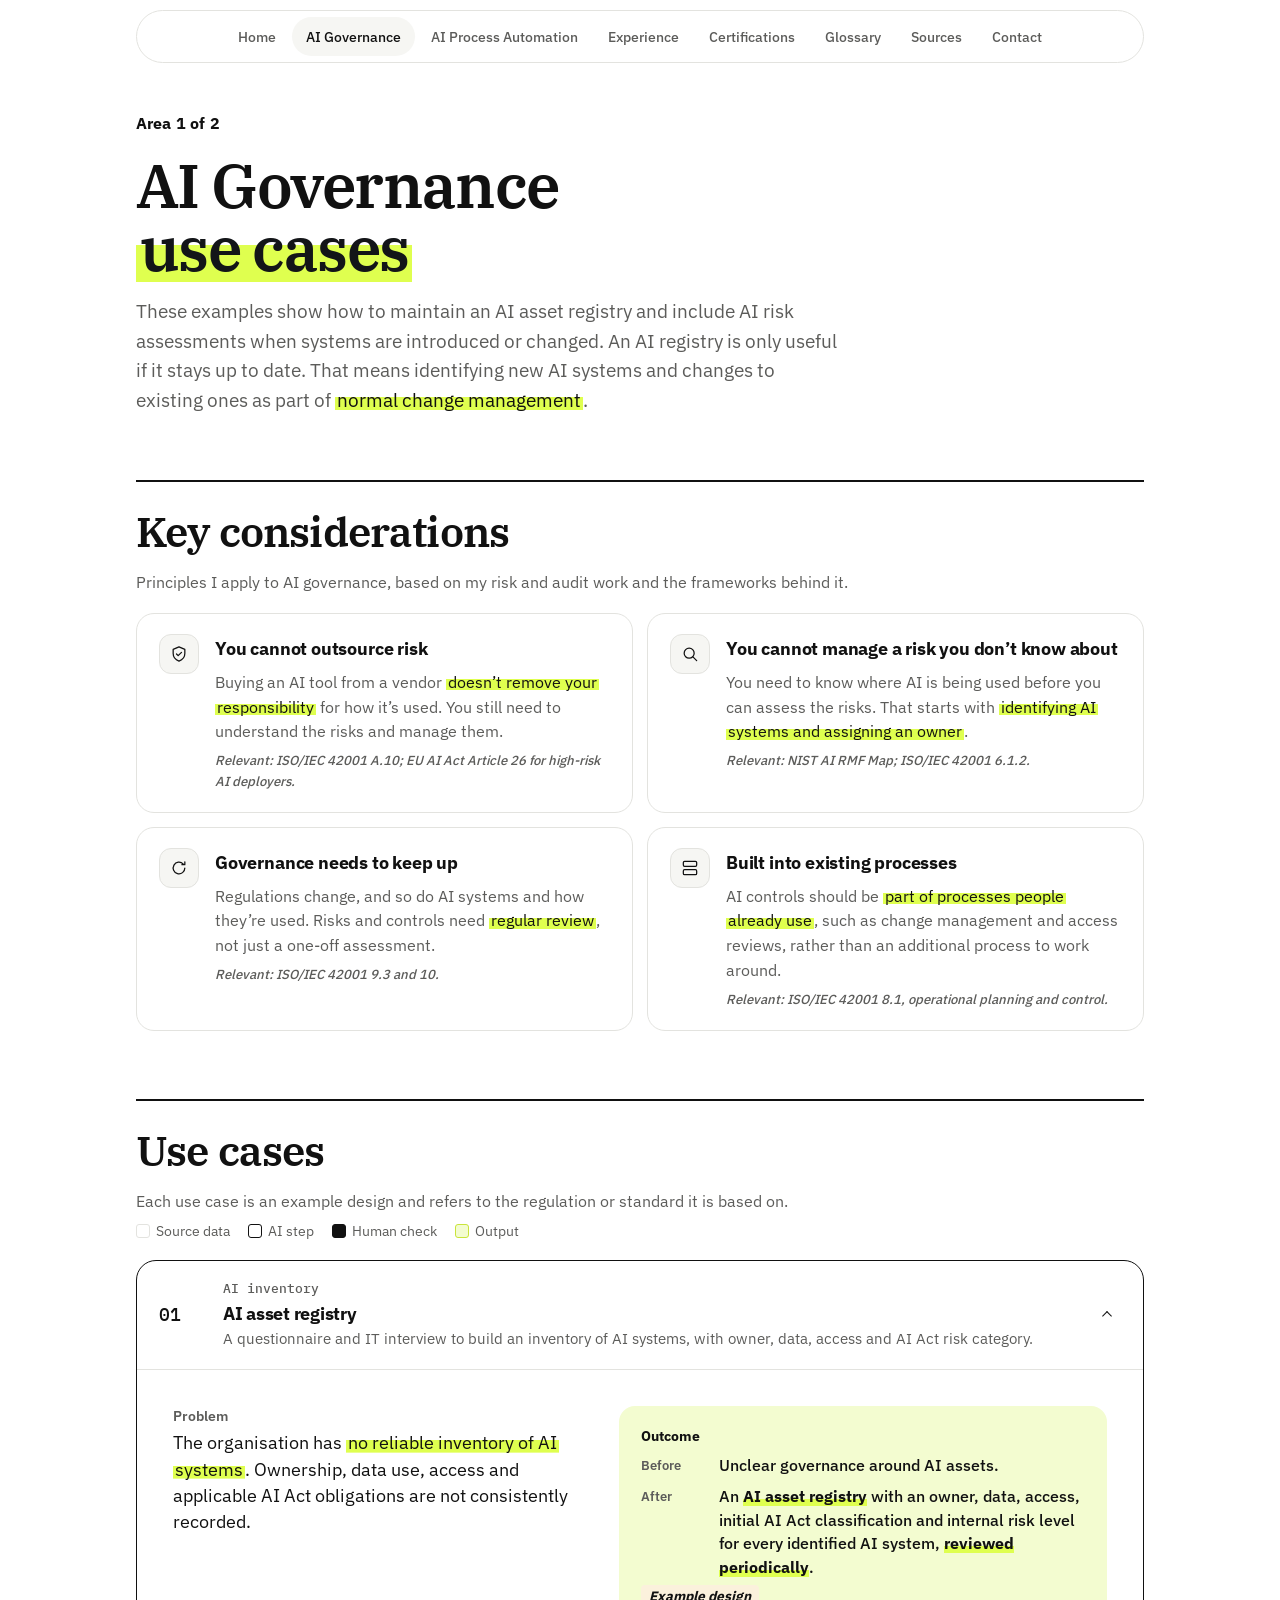
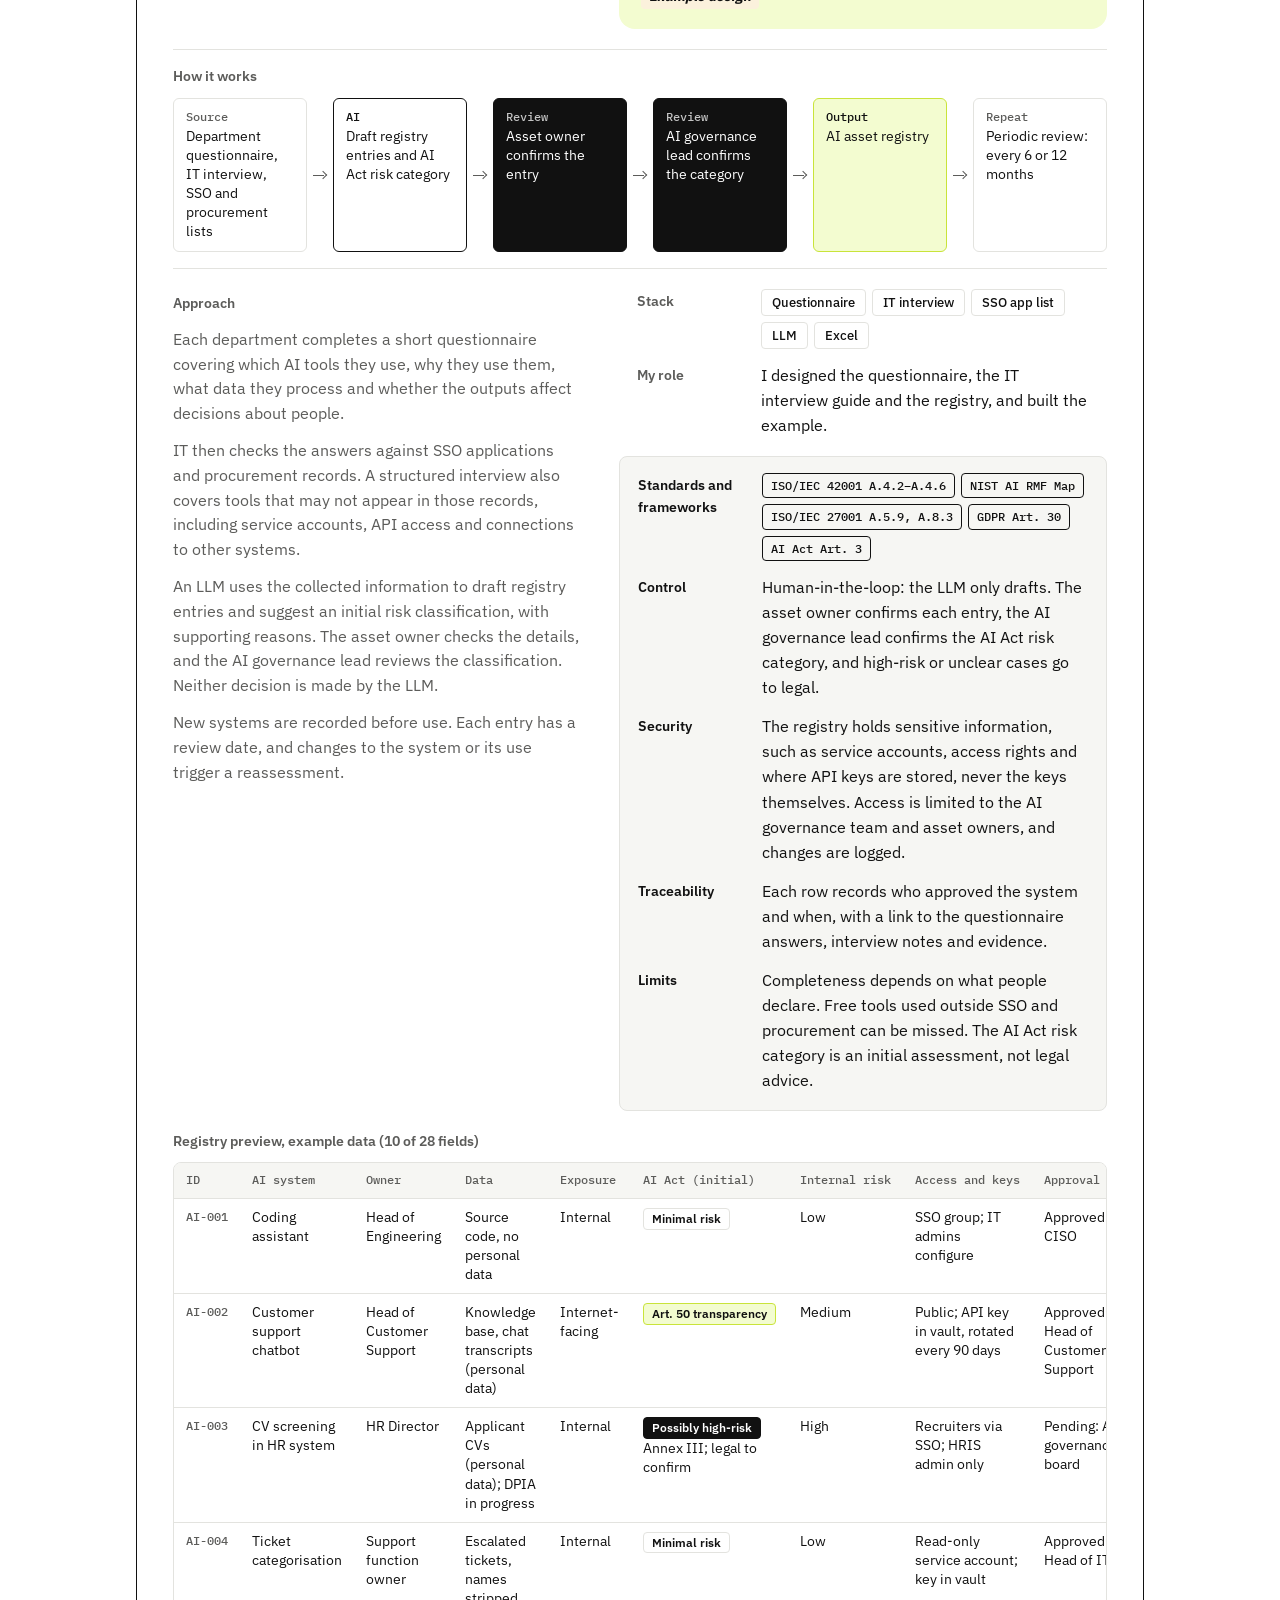
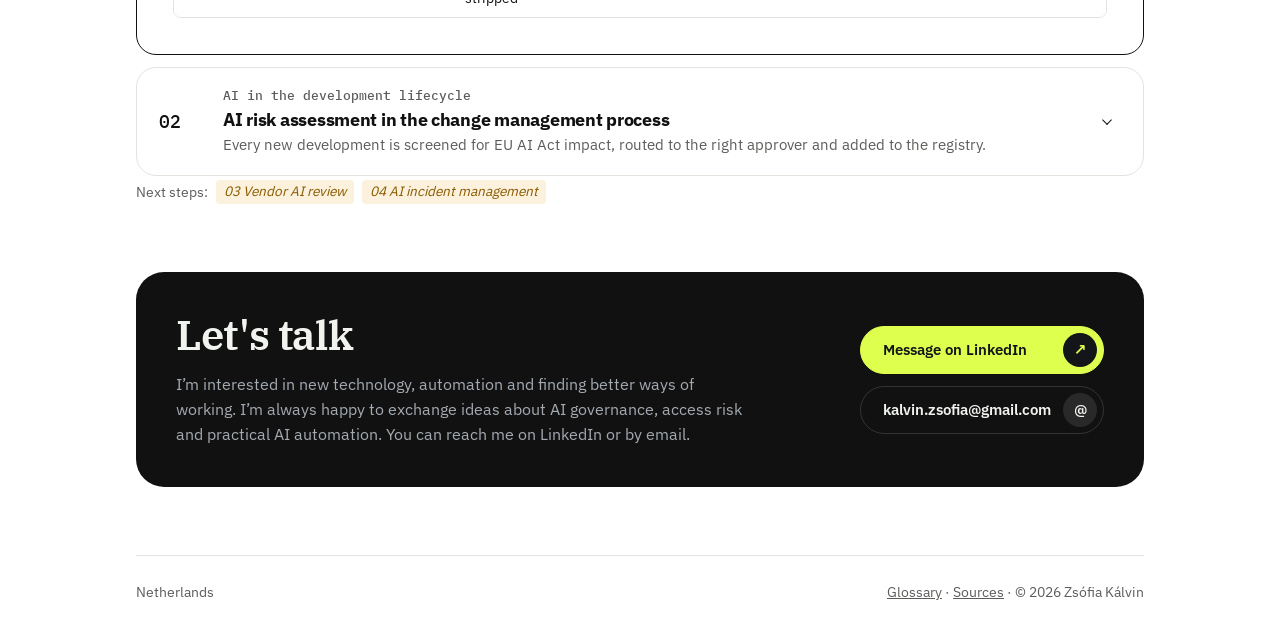
<file: governance.html>
<!doctype html>
<html lang="en">
<head>
<meta charset="utf-8">
<meta http-equiv="Content-Security-Policy" content="default-src 'self'; script-src 'self'; style-src 'self' 'unsafe-inline'; font-src 'self'; img-src 'self' data:; connect-src 'none'; object-src 'none'; base-uri 'self'; form-action 'none'">
<meta name="referrer" content="strict-origin-when-cross-origin">
<meta name="viewport" content="width=device-width, initial-scale=1, viewport-fit=cover">
<title>AI Governance | Zsófia Kálvin</title>
<meta name="description" content="AI governance worked examples: policy and control mapping, AI asset registry and AI and privacy screening in change management, mapped to the EU AI Act, GDPR, ISO/IEC 42001, ISO/IEC 27001 and NIST AI RMF.">
<link rel="stylesheet" href="assets/site.css?v=20261122a">

<link rel="canonical" href="https://zsofiakalvin.github.io/governance.html">
<meta property="og:type" content="website">
<meta property="og:url" content="https://zsofiakalvin.github.io/governance.html">
<meta property="og:title" content="AI Governance | Zsófia Kálvin">
<meta property="og:description" content="AI governance worked examples: policy and control mapping, AI asset registry and AI and privacy screening in change management, mapped to the EU AI Act, GDPR, ISO/IEC 42001, ISO/IEC 27001 and NIST AI RMF.">
<meta property="og:image" content="https://zsofiakalvin.github.io/og-image.png">
<meta property="og:image:width" content="1200">
<meta property="og:image:height" content="627">
<meta name="twitter:card" content="summary_large_image">
</head>
<body>
<div class="navwrap">
    <nav class="topnav" aria-label="Site">
      <div class="navlinks">
        <a href="index.html">Home</a>
        <a href="governance.html" aria-current="page">AI Governance</a>
        <a href="automation.html">AI Process Automation</a>
        <a href="index.html#career">Experience</a>
        <a href="index.html#certs">Certifications</a>
        <a href="glossary.html">Glossary</a>
        <a href="sources.html">Sources</a>
        <a href="#contact">Contact</a>
      </div>
    </nav>
</div>
<header class="hero-band">
  <div class="hero-inner">
    <div class="hero-copy sub">
      <span class="role">Area 1 of 2</span>
      <h1>AI Governance <span class="rule"><span class="mark">use cases</span></span></h1>
      <p class="lede">These examples show how to maintain an AI asset registry and include AI risk assessments when systems are introduced or changed. An AI registry is only useful if it stays up to date. That means identifying new AI systems and changes to existing ones as part of <mark class="hl">normal change management</mark>.</p>
    </div>
  </div>
</header>

<main class="page">

  <section aria-labelledby="gov-how">
    <div class="section-head">
      <h2 id="gov-how">Key considerations</h2>
      <p>Principles I apply to AI governance, based on my risk and audit work and the frameworks behind it.</p>
    </div>
    <div class="principles">
      <div class="principle"><div class="principle-core">
        <span class="p-ic" aria-hidden="true"><svg viewBox="0 0 24 24"><path d="M12 3.5l7 3v5c0 4.3-3 7.6-7 9-4-1.4-7-4.7-7-9v-5z"/><path d="M9 12l2 2 4-4"/></svg></span>
        <h3>You cannot outsource risk</h3>
        <p>Buying an AI tool from a vendor <mark class="hl">doesn&rsquo;t remove your responsibility</mark> for how it&rsquo;s used. You still need to understand the risks and manage them.</p>
        <span class="aligned">Relevant: ISO/IEC 42001 A.10; EU AI Act Article 26 for high-risk AI deployers.</span>
      </div></div>
      <div class="principle"><div class="principle-core">
        <span class="p-ic" aria-hidden="true"><svg viewBox="0 0 24 24"><circle cx="11" cy="11" r="6"/><path d="M20 20l-4.5-4.5"/></svg></span>
        <h3>You cannot manage a risk you don&rsquo;t know about</h3>
        <p>You need to know where AI is being used before you can assess the risks. That starts with <mark class="hl">identifying AI systems and assigning an owner</mark>.</p>
        <span class="aligned">Relevant: NIST AI RMF Map; ISO/IEC 42001 6.1.2.</span>
      </div></div>
      <div class="principle"><div class="principle-core">
        <span class="p-ic" aria-hidden="true"><svg viewBox="0 0 24 24"><path d="M19 12a7 7 0 1 1-2.05-4.95"/><path d="M19 4.5V8h-3.5"/></svg></span>
        <h3>Governance needs to keep up</h3>
        <p>Regulations change, and so do AI systems and how they&rsquo;re used. Risks and controls need <mark class="hl">regular review</mark>, not just a one-off assessment.</p>
        <span class="aligned">Relevant: ISO/IEC 42001 9.3 and 10.</span>
      </div></div>
      <div class="principle"><div class="principle-core">
        <span class="p-ic" aria-hidden="true"><svg viewBox="0 0 24 24"><rect x="4" y="4" width="16" height="6" rx="1.5"/><rect x="4" y="14" width="16" height="6" rx="1.5"/></svg></span>
        <h3>Built into existing processes</h3>
        <p>AI controls should be <mark class="hl">part of processes people already use</mark>, such as change management and access reviews, rather than an additional process to work around.</p>
        <span class="aligned">Relevant: ISO/IEC 42001 8.1, operational planning and control.</span>
      </div></div>
    </div>
  </section>

  <section aria-labelledby="governance">
    <div class="section-head">
      <h2 id="governance">Use cases</h2>
      <p>Each use case is an example design and refers to the regulation or standard it is based on.</p>
      <div class="legend" aria-label="Flowchart key">
        <span><i></i>Source data</span>
        <span><i class="ai"></i>AI step</span>
        <span><i class="human"></i>Human check</span>
        <span><i class="out"></i>Output</span>
      </div>
    </div>

    <div class="cases">

      <details class="case-item" name="gov" id="gov-01" open>
        <summary>
          <span class="ci-num">01</span>
          <span class="ci-text"><span class="ci-kind">AI inventory</span><strong>AI asset registry</strong><span class="ci-sum">A questionnaire and IT interview to build an inventory of AI systems, with owner, data, access and AI Act risk category.</span></span>
          <span class="ci-chev" aria-hidden="true"></span>
        </summary>
      <article class="case"><div class="case-core">
        <div class="case-head">
          <span class="case-kind">AI inventory</span>
          <h3>AI asset registry</h3>
          <p class="case-problem"><span class="lbl">Problem</span><span class="txt">The organisation has <mark class="hl">no reliable inventory of AI systems</mark>. Ownership, data use, access and applicable AI Act obligations are not consistently recorded.</span></p>
        </div>
        <div class="case-result">
          <span>Outcome</span>
          <dl class="ba">
            <dt>Before</dt><dd>Unclear governance around AI assets.</dd>
            <dt>After</dt><dd>An <strong class="em">AI asset registry</strong> with an owner, data, access, initial AI Act classification and internal risk level for every identified AI system, <strong class="em">reviewed periodically</strong>.</dd>
          </dl>
          <span class="todo" style="align-self:flex-start">Example design</span>
        </div>
        <figure class="flow">
          <figcaption>How it works</figcaption>
          <ol>
            <li class="step src"><span>Source</span>Department questionnaire, IT interview, SSO and procurement lists</li>
            <li class="arrow" aria-hidden="true"></li>
            <li class="step ai"><span>AI</span>Draft registry entries and AI Act risk category</li>
            <li class="arrow" aria-hidden="true"></li>
            <li class="step human"><span>Review</span>Asset owner confirms the entry</li>
            <li class="arrow" aria-hidden="true"></li>
            <li class="step human"><span>Review</span>AI governance lead confirms the category</li>
            <li class="arrow" aria-hidden="true"></li>
            <li class="step out"><span>Output</span>AI asset registry</li>
            <li class="arrow" aria-hidden="true"></li>
            <li class="step src"><span>Repeat</span>Periodic review: every 6 or 12 months</li>
          </ol>
        </figure>
        <div class="case-main">
          <span class="case-label">Approach</span>
          <p>Each department completes a short questionnaire covering which AI tools they use, why they use them, what data they process and whether the outputs affect decisions about people.</p><p>IT then checks the answers against SSO applications and procurement records. A structured interview also covers tools that may not appear in those records, including service accounts, API access and connections to other systems.</p><p>An LLM uses the collected information to draft registry entries and suggest an initial risk classification, with supporting reasons. The asset owner checks the details, and the AI governance lead reviews the classification. Neither decision is made by the LLM.</p><p>New systems are recorded before use. Each entry has a review date, and changes to the system or its use trigger a reassessment.</p>
        </div>
        <div class="case-side">
          <dl class="fields">
            <dt>Stack</dt>
            <dd class="tags"><span class="tag">Questionnaire</span><span class="tag">IT interview</span><span class="tag">SSO app list</span><span class="tag">LLM</span><span class="tag">Excel</span></dd>
            <dt>My role</dt>
            <dd>I designed the questionnaire, the IT interview guide and the registry, and built the example.</dd>
          </dl>
          <dl class="fields gov">
            <dt>Standards and frameworks</dt>
            <dd class="wf-regs"><a class="reg-link" href="https://www.iso.org/standard/42001" target="_blank" rel="noopener">ISO/IEC 42001 A.4.2–A.4.6</a> <a class="reg-link" href="https://www.nist.gov/itl/ai-risk-management-framework" target="_blank" rel="noopener">NIST AI RMF Map</a> <a class="reg-link" href="https://www.iso.org/standard/27001" target="_blank" rel="noopener">ISO/IEC 27001 A.5.9, A.8.3</a> <a class="reg-link" href="https://eur-lex.europa.eu/eli/reg/2016/679/oj" target="_blank" rel="noopener">GDPR Art. 30</a> <a class="reg-link" href="https://eur-lex.europa.eu/eli/reg/2024/1689/oj" target="_blank" rel="noopener">AI Act Art. 3</a></dd>
            <dt>Control</dt>
            <dd>Human-in-the-loop: the LLM only drafts. The asset owner confirms each entry, the AI governance lead confirms the AI Act risk category, and high-risk or unclear cases go to legal.</dd>
            <dt>Security</dt>
            <dd>The registry holds sensitive information, such as service accounts, access rights and where API keys are stored, never the keys themselves. Access is limited to the AI governance team and asset owners, and changes are logged.</dd>
            <dt>Traceability</dt>
            <dd>Each row records who approved the system and when, with a link to the questionnaire answers, interview notes and evidence.</dd>
            <dt>Limits</dt>
            <dd>Completeness depends on what people declare. Free tools used outside SSO and procurement can be missed. The AI Act risk category is an initial assessment, not legal advice.</dd>
          </dl>
        </div>
        <figure class="registry">
          <figcaption>Registry preview, example data (10 of 28 fields)</figcaption>
          <div class="reg-scroll">
            <table class="reg">
              <thead><tr><th>ID</th><th>AI system</th><th>Owner</th><th>Data</th><th>Exposure</th><th>AI Act (initial)</th><th>Internal risk</th><th>Access and keys</th><th>Approval</th><th>Next review</th></tr></thead>
              <tbody>
                <tr><td>AI-001</td><td>Coding assistant</td><td>Head of Engineering</td><td>Source code, no personal data</td><td>Internal</td><td><span class="cls">Minimal risk</span></td><td>Low</td><td>SSO group; IT admins configure</td><td>Approved: CISO</td><td class="due">Sep 2027</td></tr>
                <tr><td>AI-002</td><td>Customer support chatbot</td><td>Head of Customer Support</td><td>Knowledge base, chat transcripts (personal data)</td><td>Internet-facing</td><td><span class="cls limited">Art. 50 transparency</span></td><td>Medium</td><td>Public; API key in vault, rotated every 90 days</td><td>Approved: Head of Customer Support</td><td class="due over">Overdue, escalated to owner</td></tr>
                <tr><td>AI-003</td><td>CV screening in HR system</td><td>HR Director</td><td>Applicant CVs (personal data); DPIA in progress</td><td>Internal</td><td><span class="cls high">Possibly high-risk</span><br>Annex III; legal to confirm</td><td>High</td><td>Recruiters via SSO; HRIS admin only</td><td>Pending: AI governance board</td><td class="due">Apr 2027</td></tr>
                <tr><td>AI-004</td><td>Ticket categorisation</td><td>Support function owner</td><td>Escalated tickets, names stripped</td><td>Internal</td><td><span class="cls">Minimal risk</span></td><td>Low</td><td>Read-only service account; key in vault</td><td>Approved: Head of IT</td><td class="due">May 2027</td></tr>
              </tbody>
            </table>
          </div>
        </figure>
      </div></article>
      </details>
      <details class="case-item" name="gov" id="gov-02">
        <summary>
          <span class="ci-num">02</span>
          <span class="ci-text"><span class="ci-kind">AI in the development lifecycle</span><strong>AI risk assessment in the change management process</strong><span class="ci-sum">Every new development is screened for EU AI Act impact, routed to the right approver and added to the registry.</span></span>
          <span class="ci-chev" aria-hidden="true"></span>
        </summary>
      <article class="case"><div class="case-core">
        <div class="case-head">
          <span class="case-kind">AI in the development lifecycle</span>
          <h3>AI risk assessment in the change management process</h3>
          <p class="case-problem"><span class="lbl">Problem</span><span class="txt">AI-related changes, including new AI features in supplier tools and changes to existing systems, can <mark class="hl">reach production without being identified, assessed or approved</mark>.</span></p>
        </div>
        <div class="case-result">
          <span>Outcome</span>
          <dl class="ba">
            <dt>Before</dt><dd>No AI risk assessment in the change process, and unclear approval responsibilities.</dd>
            <dt>After</dt><dd>Every user story is screened during refinement, <strong class="em">AI-related changes are routed to the required approvers automatically</strong>, and approved AI changes are added to the registry.</dd>
          </dl>
          <span class="todo" style="align-self:flex-start">Example design</span>
        </div>
        <figure class="flow">
          <figcaption>Where it sits in the agile cycle</figcaption>
          <ol>
            <li class="step src"><span>Refinement</span>PO adds the AI screening form to the user story</li>
            <li class="arrow" aria-hidden="true"></li>
            <li class="step src"><span>Developer</span>Fills in the form</li>
            <li class="arrow" aria-hidden="true"></li>
            <li class="step src"><span>Power Automate</span>Opens an approval ticket for the right approver</li>
            <li class="arrow" aria-hidden="true"></li>
            <li class="step human"><span>Approver</span>Approves or rejects</li>
            <li class="arrow" aria-hidden="true"></li>
            <li class="step src"><span>Definition of Done</span>Jira blocks Done until approval is closed</li>
            <li class="arrow" aria-hidden="true"></li>
            <li class="step out"><span>Output</span>AI registry updated, then reviewed periodically</li>
          </ol>
        </figure>
        <div class="case-main">
          <span class="case-label">Approach</span>
          <p>AI screening is part of the existing agile process. During refinement, the product owner adds the screening form to the user story, and the developer completes it before work starts.</p><p>Power Automate checks the answers, uses fixed rules to identify the right approver and creates an approval ticket.</p><p>Approval is part of the Definition of Done, and the gate is technical: the Jira workflow does not let the story move to Done until the approval ticket is closed. Once the AI-related change is approved, the AI asset registry is updated.</p>
        </div>
        <div class="case-side">
          <dl class="fields">
            <dt>Stack</dt>
            <dd class="tags"><span class="tag">Microsoft Forms</span><span class="tag">Power Automate</span><span class="tag">SharePoint</span><span class="tag">Jira</span></dd>
            <dt>My role</dt>
            <dd>I designed the decision workflow, the routing rules and the approval flow, and built the example.</dd>
          </dl>
          <dl class="fields gov">
            <dt>Standards and frameworks</dt>
            <dd class="wf-regs"><a class="reg-link" href="https://www.iso.org/standard/42001" target="_blank" rel="noopener">ISO/IEC 42001 6.1.4, 8.4, A.5, A.6</a> <a class="reg-link" href="https://www.nist.gov/itl/ai-risk-management-framework" target="_blank" rel="noopener">NIST AI RMF Map</a> <a class="reg-link" href="https://www.iso.org/standard/27001" target="_blank" rel="noopener">ISO/IEC 27001 A.8.25, A.8.32</a></dd>
            <dt>Control</dt>
            <dd>Routing uses fixed rules, so who approves is predictable and auditable. Only the approver can approve.</dd>
            <dt>Traceability</dt>
            <dd>The answers, approver and decision are kept on the approval ticket and linked to the user story and the registry entry.</dd>
            <dt>Limits</dt>
            <dd>Screening relies on honest developer answers, so approvers spot-check them. Yes/no questions can miss edge cases, and unclear ones go to legal. This is a screening, not legal advice.</dd>
          </dl>
        </div>
        
        <figure class="registry">
          <figcaption>The form: six questions, why each one matters, and the rule behind it</figcaption>
          <ol class="wf">
            <li class="wf-item">
              <span class="wf-num">1</span>
              <div class="wf-body">
                <strong>Does the change use or include an AI system? For example ChatGPT, Claude, Gemini, Microsoft Copilot, Claude Code, Codex, or an AI feature inside another tool.</strong>
                <p>Flags changes that may involve an AI system under the EU AI Act. Software that only follows predefined rules generally falls outside the definition. Unclear cases go to the AI governance lead.</p>
                <div class="wf-meta"><span class="wf-regs"><a class="reg-link" href="https://eur-lex.europa.eu/eli/reg/2024/1689/oj" target="_blank" rel="noopener">AI Act Art. 3(1)</a></span><span class="wf-then">No: no further questions. The normal change process applies.</span></div>
              </div>
            </li>
            <li class="wf-item">
              <span class="wf-num">2</span>
              <div class="wf-body">
                <strong>Are you developing your own AI, or using an AI tool from a supplier?</strong>
                <p>Obligations depend on whether we are the provider or the deployer. Putting our name on a system or substantially modifying it can make us the provider.</p>
                <div class="wf-meta"><span class="wf-regs"><a class="reg-link" href="https://eur-lex.europa.eu/eli/reg/2024/1689/oj" target="_blank" rel="noopener">AI Act Art. 3(3), 3(4)</a> <a class="reg-link" href="https://eur-lex.europa.eu/eli/reg/2024/1689/oj" target="_blank" rel="noopener">Art. 25</a></span><span class="wf-then">Record the role on the ticket and in the registry.</span></div>
              </div>
            </li>
            <li class="wf-item">
              <span class="wf-num">3</span>
              <div class="wf-body">
                <strong>Could it be used to recognise employees&#x27; emotions, score people on their behaviour, manipulate people, or collect face images from the internet?</strong>
                <p>Some AI uses may be prohibited under the EU AI Act, including certain forms of workplace emotion recognition, social scoring and manipulative AI. Any potential match must be stopped and referred to legal for review before proceeding.</p>
                <div class="wf-meta"><span class="wf-regs"><a class="reg-link" href="https://eur-lex.europa.eu/eli/reg/2024/1689/oj" target="_blank" rel="noopener">AI Act Art. 5</a> <a class="reg-link" href="https://eur-lex.europa.eu/legal-content/EN/TXT/?uri=OJ:L_202601744" target="_blank" rel="noopener">Reg. (EU) 2026/1744</a></span><span class="wf-then">Yes: <b>stop</b> and escalate to legal and the AI governance board.</span></div>
              </div>
            </li>
            <li class="wf-item">
              <span class="wf-num">4</span>
              <div class="wf-body">
                <strong>Will the AI help decide something about a person, such as hiring, performance, credit or access to a service?</strong>
                <p>AI used in recruitment, performance management, creditworthiness or access to essential services may be high-risk under Annex III, depending on the intended use and the exceptions in Article 6(3). If it is, deployer obligations apply: use according to the instructions, human oversight by competent staff, log retention and informing workers. They apply from 2 December 2027, so systems designed now should already meet them.</p>
                <div class="wf-meta"><span class="wf-regs"><a class="reg-link" href="https://eur-lex.europa.eu/eli/reg/2024/1689/oj" target="_blank" rel="noopener">AI Act Art. 6(2)</a> <a class="reg-link" href="https://eur-lex.europa.eu/eli/reg/2024/1689/oj" target="_blank" rel="noopener">Annex III</a> <a class="reg-link" href="https://eur-lex.europa.eu/eli/reg/2024/1689/oj" target="_blank" rel="noopener">Art. 26</a></span><span class="wf-then">Yes: the AI governance board decides.</span></div>
              </div>
            </li>
            <li class="wf-item">
              <span class="wf-num">5</span>
              <div class="wf-body">
                <strong>Will customers or other people talk to the AI, or see text, images or video it created?</strong>
                <p>Certain AI interactions and AI-generated content require transparency measures. The applicable obligations depend on the system, content and how it is used. Article 50 generally applies from 2 August 2026.</p>
                <div class="wf-meta"><span class="wf-regs"><a class="reg-link" href="https://eur-lex.europa.eu/eli/reg/2024/1689/oj" target="_blank" rel="noopener">AI Act Art. 50</a></span><span class="wf-then">Yes: AI governance lead. Disclosure becomes a release condition.</span></div>
              </div>
            </li>
            <li class="wf-item">
              <span class="wf-num">6</span>
              <div class="wf-body">
                <strong>Can the AI do things in other systems on its own, such as create tickets, send emails or change settings?</strong>
                <p>An AI agent can do anything its account is allowed to do. It needs least privilege, a named owner for its service account, logging, and a person who can stop it.</p>
                <div class="wf-meta"><span class="wf-regs"><a class="reg-link" href="https://eur-lex.europa.eu/eli/reg/2024/1689/oj" target="_blank" rel="noopener">AI Act Art. 14</a> <a class="reg-link" href="https://www.iso.org/standard/27001" target="_blank" rel="noopener">ISO/IEC 27001 A.5.15, A.8.32</a></span><span class="wf-then">Yes: AI governance lead and access review.</span></div>
              </div>
            </li>
          </ol>
          <p class="wf-route"><b>First screening, not a legal classification.</b> The AI governance lead or legal confirms the final AI Act classification.</p>
          <p class="wf-route"><b>Routing:</b> a possible prohibited practice is stopped and goes to legal. Possible high-risk AI goes to the AI governance board. AI that people interact with, or that acts on its own, goes to the AI governance lead, with an access review for agents. Other AI goes to the product owner. <mark class="hl">If more than one rule applies, every required review must be completed before approval.</mark> Changes without AI follow the normal process.</p>
          <div class="reg-foot">
            <span class="also">Article references as amended by Regulation (EU) 2026/1744.</span>
          </div>
        </figure>
      </div></article>
      </details>

    </div>
    <p class="next-steps">Next steps: <span class="todo">03 Vendor AI review</span><span class="todo">04 AI incident management</span></p>
  </section>

  <section class="contact" aria-labelledby="contact">
    <h2 id="contact">Let's talk</h2>
    <p>I&rsquo;m interested in new technology, automation and finding better ways of working. I&rsquo;m always happy to exchange ideas about AI governance, access risk and practical AI automation. You can reach me on LinkedIn or by email.</p>
    <div class="cta">
      <a class="btn primary" href="https://www.linkedin.com/in/zsofia-kalvin/">Message on LinkedIn <span class="ic" aria-hidden="true">&#8599;</span></a>
      <a class="btn" href="#contact" data-u="kalvin.zsofia" data-d="gmail.com"><span class="em-txt">kalvin.zsofia [at] gmail.com</span> <span class="ic" aria-hidden="true">@</span></a>
    </div>
  </section>

  <footer>
    <span>Netherlands</span>
    <span><a href="glossary.html">Glossary</a> · <a href="sources.html">Sources</a> · &copy; 2026 Zsófia Kálvin</span>
  </footer>

</main>
<script src="assets/site.js?v=20261101c" defer></script>
</body>
</html>
</file>
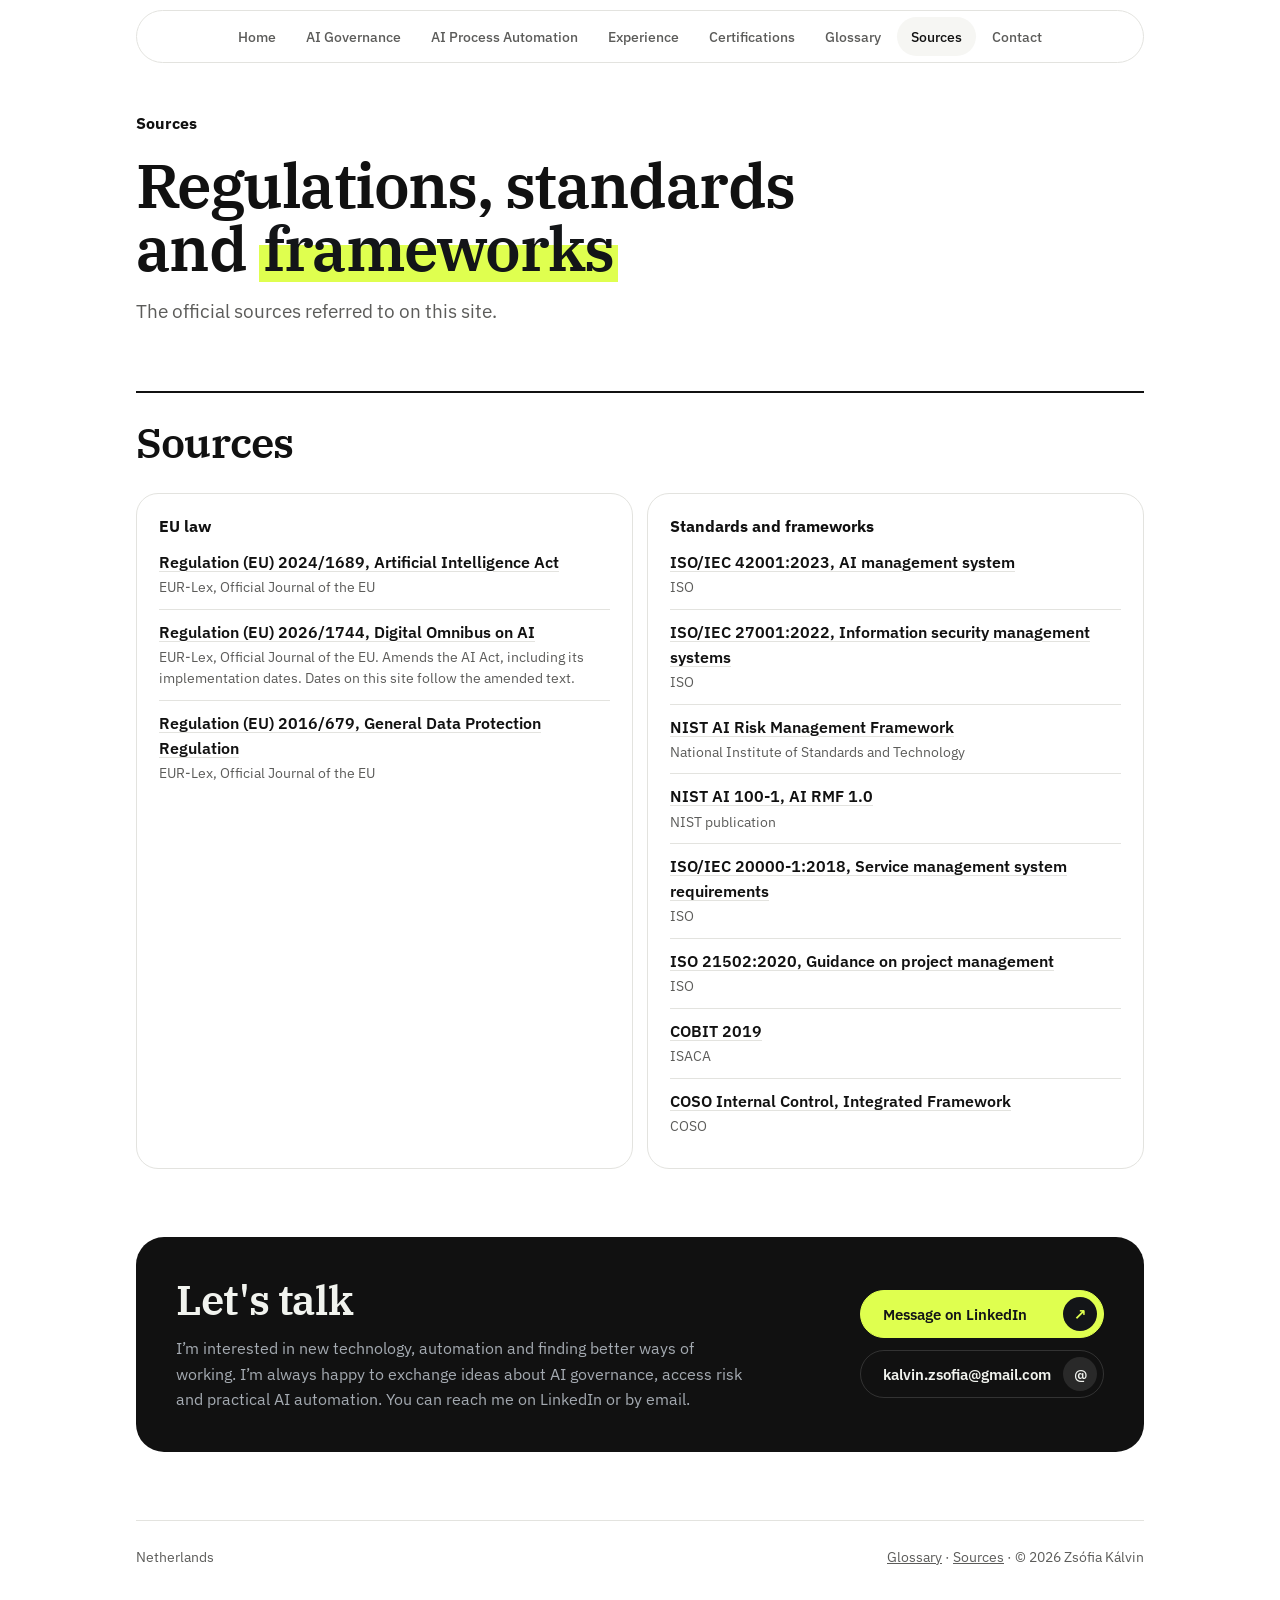
<file: sources.html>
<!doctype html>
<html lang="en">
<head>
<meta charset="utf-8">
<meta http-equiv="Content-Security-Policy" content="default-src 'self'; script-src 'self'; style-src 'self' 'unsafe-inline'; font-src 'self'; img-src 'self' data:; connect-src 'none'; object-src 'none'; base-uri 'self'; form-action 'none'">
<meta name="referrer" content="strict-origin-when-cross-origin">
<meta name="viewport" content="width=device-width, initial-scale=1, viewport-fit=cover">
<title>Sources | Zsófia Kálvin</title>
<meta name="description" content="Official sources for the regulations, standards and frameworks referred to on this portfolio.">
<link rel="stylesheet" href="assets/site.css?v=20261122a">

<link rel="canonical" href="https://zsofiakalvin.github.io/sources.html">
<meta property="og:type" content="website">
<meta property="og:url" content="https://zsofiakalvin.github.io/sources.html">
<meta property="og:title" content="Sources | Zsófia Kálvin">
<meta property="og:description" content="AI governance worked examples: policy and control mapping, AI asset registry and AI and privacy screening in change management, mapped to the EU AI Act, GDPR, ISO/IEC 42001, ISO/IEC 27001 and NIST AI RMF.">
<meta property="og:image" content="https://zsofiakalvin.github.io/og-image.png">
<meta property="og:image:width" content="1200">
<meta property="og:image:height" content="627">
<meta name="twitter:card" content="summary_large_image">
</head>
<body>
<div class="navwrap">
    <nav class="topnav" aria-label="Site">
      <div class="navlinks">
        <a href="index.html">Home</a>
        <a href="governance.html">AI Governance</a>
        <a href="automation.html">AI Process Automation</a>
        <a href="index.html#career">Experience</a>
        <a href="index.html#certs">Certifications</a>
        <a href="glossary.html">Glossary</a>
        <a href="sources.html" aria-current="page">Sources</a>
        <a href="#contact">Contact</a>
      </div>
    </nav>
</div>
<header class="hero-band">
  <div class="hero-inner">
    <div class="hero-copy sub">
      <span class="role">Sources</span>
      <h1>Regulations, standards <span class="rule">and <span class="mark">frameworks</span></span></h1>
      <p class="lede">The official sources referred to on this site.</p>
    </div>
  </div>
</header>
<main class="page">

  <section aria-labelledby="sources">
    <div class="section-head"><h2 id="sources">Sources</h2></div>
    <div class="src-groups"><div class="src-group"><h3>EU law</h3><ul class="src-list"><li><a href="https://eur-lex.europa.eu/eli/reg/2024/1689/oj" target="_blank" rel="noopener">Regulation (EU) 2024/1689, Artificial Intelligence Act</a><span>EUR-Lex, Official Journal of the EU</span></li><li><a href="https://eur-lex.europa.eu/legal-content/EN/TXT/?uri=OJ:L_202601744" target="_blank" rel="noopener">Regulation (EU) 2026/1744, Digital Omnibus on AI</a><span>EUR-Lex, Official Journal of the EU. Amends the AI Act, including its implementation dates. Dates on this site follow the amended text.</span></li><li><a href="https://eur-lex.europa.eu/eli/reg/2016/679/oj" target="_blank" rel="noopener">Regulation (EU) 2016/679, General Data Protection Regulation</a><span>EUR-Lex, Official Journal of the EU</span></li></ul></div><div class="src-group"><h3>Standards and frameworks</h3><ul class="src-list"><li><a href="https://www.iso.org/standard/42001" target="_blank" rel="noopener">ISO/IEC 42001:2023, AI management system</a><span>ISO</span></li><li><a href="https://www.iso.org/standard/27001" target="_blank" rel="noopener">ISO/IEC 27001:2022, Information security management systems</a><span>ISO</span></li><li><a href="https://www.nist.gov/itl/ai-risk-management-framework" target="_blank" rel="noopener">NIST AI Risk Management Framework</a><span>National Institute of Standards and Technology</span></li><li><a href="https://doi.org/10.6028/NIST.AI.100-1" target="_blank" rel="noopener">NIST AI 100-1, AI RMF 1.0</a><span>NIST publication</span></li><li><a href="https://www.iso.org/standard/70636.html" target="_blank" rel="noopener">ISO/IEC 20000-1:2018, Service management system requirements</a><span>ISO</span></li><li><a href="https://www.iso.org/standard/74947.html" target="_blank" rel="noopener">ISO 21502:2020, Guidance on project management</a><span>ISO</span></li><li><a href="https://www.isaca.org/resources/cobit" target="_blank" rel="noopener">COBIT 2019</a><span>ISACA</span></li><li><a href="https://www.coso.org" target="_blank" rel="noopener">COSO Internal Control, Integrated Framework</a><span>COSO</span></li></ul></div></div>
  </section>

  <section class="contact" aria-labelledby="contact">
    <h2 id="contact">Let's talk</h2>
    <p>I&rsquo;m interested in new technology, automation and finding better ways of working. I&rsquo;m always happy to exchange ideas about AI governance, access risk and practical AI automation. You can reach me on LinkedIn or by email.</p>
    <div class="cta">
      <a class="btn primary" href="https://www.linkedin.com/in/zsofia-kalvin/">Message on LinkedIn <span class="ic" aria-hidden="true">&#8599;</span></a>
      <a class="btn" href="#contact" data-u="kalvin.zsofia" data-d="gmail.com"><span class="em-txt">kalvin.zsofia [at] gmail.com</span> <span class="ic" aria-hidden="true">@</span></a>
    </div>
  </section>

  <footer>
    <span>Netherlands</span>
    <span><a href="glossary.html">Glossary</a> · <a href="sources.html">Sources</a> · &copy; 2026 Zsófia Kálvin</span>
  </footer>

</main>
<script src="assets/site.js?v=20261101c" defer></script>
</body>
</html>
</file>
<file: assets/site.css>
@font-face { font-family: 'IBM Plex Sans'; font-style: normal; font-weight: 400; font-display: swap; src: url('fonts/ibm-plex-sans-latin-400-normal.woff2') format('woff2'); }
@font-face { font-family: 'IBM Plex Sans'; font-style: normal; font-weight: 500; font-display: swap; src: url('fonts/ibm-plex-sans-latin-500-normal.woff2') format('woff2'); }
@font-face { font-family: 'IBM Plex Sans'; font-style: normal; font-weight: 600; font-display: swap; src: url('fonts/ibm-plex-sans-latin-600-normal.woff2') format('woff2'); }
@font-face { font-family: 'IBM Plex Sans'; font-style: normal; font-weight: 700; font-display: swap; src: url('fonts/ibm-plex-sans-latin-700-normal.woff2') format('woff2'); }
@font-face { font-family: 'IBM Plex Serif'; font-style: normal; font-weight: 500; font-display: swap; src: url('fonts/ibm-plex-serif-latin-500-normal.woff2') format('woff2'); }
@font-face { font-family: 'IBM Plex Serif'; font-style: normal; font-weight: 600; font-display: swap; src: url('fonts/ibm-plex-serif-latin-600-normal.woff2') format('woff2'); }
@font-face { font-family: 'IBM Plex Mono'; font-style: normal; font-weight: 500; font-display: swap; src: url('fonts/ibm-plex-mono-latin-500-normal.woff2') format('woff2'); }
*, *::before, *::after { box-sizing: border-box; margin: 0; padding: 0; }
    /* Layout: light, airy single column; a highlighted headline as the one bold moment, ranked case accordion, principle cards, dark contact block. */
  :root {
    --bg: #ffffff;
    --surface: #ffffff;
    --fg: #111111;
    --muted: #5c5c5a;
    --line: #e3e3df;
    --accent: #111111;
    --accent-soft: #f2f2ef;
    --hl: #dfff4f;
    --hl-soft: #f3fcd0;
    --pending: #8a5a00;
    --pending-soft: #fbf1dc;
    --shell: #f6f6f3;
    --ink: #111111;
    --ink-fg: #f1f3ee;
    --ink-muted: #a4aab1;
    --ink-line: rgba(255, 255, 255, 0.14);
    --ink-accent: #dfff4f;
    --shadow: 0 1px 2px rgba(0, 0, 0, 0.04);
    --font-display: "IBM Plex Sans", "Helvetica Neue", Arial, sans-serif;
    --font-body: "IBM Plex Sans", "Helvetica Neue", Arial, system-ui, sans-serif;
  }
  @media (prefers-color-scheme: dark) {
    :root:not([data-theme="light"]) {
      --bg: #0c0c0c; --surface: #141414; --fg: #f2f2ef; --muted: #a3a3a0; --line: #2b2b2a;
      --accent: #f2f2ef; --accent-soft: #1f1f1f; --hl-soft: #262c10; --shell: #111111;
      --pending: #f0c674; --pending-soft: #3a2e14; --ink: #1a1a1a;
      --shadow: none; color-scheme: dark;
    }
  }
  :root[data-theme="dark"] {
    --bg: #0c0c0c; --surface: #141414; --fg: #f2f2ef; --muted: #a3a3a0; --line: #2b2b2a;
    --accent: #f2f2ef; --accent-soft: #1f1f1f; --hl-soft: #262c10; --shell: #111111;
    --pending: #f0c674; --pending-soft: #3a2e14; --ink: #1a1a1a;
    --shadow: none; color-scheme: dark;
  }

  body {
    background: var(--bg); color: var(--fg);
    font-family: var(--font-body); font-size: 1rem; line-height: 1.65;
    -webkit-font-smoothing: antialiased;
  }
  .page {
    max-width: 1040px; margin: 0 auto;
    padding-left: max(16px, env(safe-area-inset-left, 0px));
    padding-right: max(16px, env(safe-area-inset-right, 0px));
    padding-block: clamp(40px, 6vw, 72px) 56px;
    display: flex; flex-direction: column; gap: clamp(64px, 10vw, 120px);
  }
  a { color: inherit; }
  a:focus-visible { outline: 2px solid var(--accent); outline-offset: 3px; border-radius: 2px; }

  /* Hero */
  .hero-band { background: var(--bg); color: var(--fg); }
  .hero-inner {
    max-width: 1040px; margin: 0 auto;
    padding-left: max(16px, env(safe-area-inset-left, 0px));
    padding-right: max(16px, env(safe-area-inset-right, 0px));
    padding-block: 20px clamp(40px, 6vw, 72px);
    display: flex; flex-direction: column; gap: clamp(48px, 8vw, 96px);
  }
  .topnav {
    display: flex; align-items: center; justify-content: space-between; gap: 16px;
    padding: 8px 8px 8px 22px; border-radius: 999px; background: var(--surface); box-shadow: var(--shadow);
  }
  .brand { font-family: var(--font-display); font-weight: 700; font-size: 1.05rem; letter-spacing: -0.01em; }
  .navlinks { display: flex; gap: 2px; flex-wrap: wrap; }
  .navlinks a {
    text-decoration: none; color: var(--muted); font-size: 0.9rem; font-weight: 500;
    padding: 8px 14px; border-radius: 999px; transition: color .3s cubic-bezier(.32,.72,0,1), background-color .3s cubic-bezier(.32,.72,0,1);
  }
  .navlinks a:hover { color: var(--fg); background: var(--bg); }
  .hero-grid { display: grid; grid-template-columns: minmax(0, 1fr); gap: 48px 64px; align-items: center; }
  .hero-copy { display: flex; flex-direction: column; gap: 24px; min-width: 0; }
  .role { color: var(--accent); font-weight: 600; font-size: 0.98rem; }
  .creds { display: flex; flex-wrap: wrap; gap: 8px; }
  .creds span { font-size: 0.84rem; font-weight: 600; padding: 5px 12px; border-radius: 999px; background: var(--surface); border: 1px solid var(--line); color: var(--fg); }
  .creds span.plain { font-weight: 500; color: var(--muted); background: none; border-color: transparent; padding-inline: 4px; }
  .hero-copy h1 {
    font-family: var(--font-display); font-weight: 800;
    font-size: clamp(2.7rem, 6vw, 5rem); line-height: 1; letter-spacing: -0.045em; text-wrap: balance;
  }
  .hero-copy h1 .rule { display: block; }
  .mark {
    color: #131518; padding: 0 0.06em; -webkit-box-decoration-break: clone; box-decoration-break: clone;
    background: linear-gradient(var(--hl), var(--hl)) no-repeat 0 88% / 100% 46%;
    animation: swipe 0.9s cubic-bezier(.65,0,.35,1) 0.35s both;
  }
  @keyframes swipe { from { background-size: 0% 46%; } }
  mark.hl {
    color: var(--fg); padding: 0 0.12em; -webkit-box-decoration-break: clone; box-decoration-break: clone;
    background: linear-gradient(var(--hl), var(--hl)) no-repeat 0 85% / 100% 55%;
  }
  @media (prefers-color-scheme: dark) { :root:not([data-theme="light"]) mark.hl { background-size: 100% 100%; color: #131518; border-radius: 3px; } }
  :root[data-theme="dark"] mark.hl { background-size: 100% 100%; color: #131518; border-radius: 3px; }
  .lede { font-size: clamp(1.03rem, 1.5vw, 1.16rem); color: var(--muted); max-width: 64ch; text-wrap: pretty; }
  .cta { display: flex; flex-wrap: wrap; gap: 12px; }
  .btn {
    display: inline-flex; align-items: center; gap: 12px; text-decoration: none;
    font-weight: 600; font-size: 0.95rem; color: var(--fg); background: var(--surface);
    padding: 6px 6px 6px 22px; border-radius: 999px; border: 1px solid var(--line);
    transition: transform .4s cubic-bezier(.32,.72,0,1), box-shadow .4s cubic-bezier(.32,.72,0,1);
  }
  .btn .ic {
    width: 34px; height: 34px; border-radius: 999px; display: inline-flex; align-items: center; justify-content: center;
    background: var(--bg); font-size: 0.95rem; transition: transform .4s cubic-bezier(.32,.72,0,1);
  }
  .btn.primary { background: var(--fg); color: var(--bg); border-color: var(--fg); }
  .btn.primary .ic { background: var(--hl); color: #131518; }
  .btn:hover { box-shadow: var(--shadow); }
  .btn:hover .ic { transform: translate(2px, -2px) scale(1.05); }
  .btn:active { transform: scale(0.98); }
  .btn:focus-visible, .navlinks a:focus-visible { outline: 2px solid var(--accent); outline-offset: 3px; }

  /* Path panel */
  .sig-shell { padding: 6px; border-radius: 28px; background: var(--shell); border: 1px solid var(--line); min-width: 0; }
  .sig-core {
    border-radius: 22px; padding: 26px 26px 22px; background: var(--surface); box-shadow: var(--shadow);
    display: flex; flex-direction: column; gap: 18px;
  }
  .sig-title { font-size: 0.88rem; font-weight: 600; color: var(--muted); }
  .sig { list-style: none; position: relative; display: flex; flex-direction: column; gap: 18px; }
  .sig::before { content: ""; position: absolute; left: 11px; top: 14px; bottom: 14px; width: 1px; background: var(--line); }
  .sig li {
    position: relative; padding-left: 40px; display: flex; flex-direction: column;
    animation: rise .7s cubic-bezier(.16,1,.3,1) both; animation-delay: calc(var(--i) * 140ms + 500ms);
  }
  .sig li::before {
    content: ""; position: absolute; left: 4px; top: 5px; width: 15px; height: 15px; border-radius: 999px;
    background: var(--surface); border: 1.5px solid var(--muted);
  }
  .sig li.ai::before { border-color: var(--accent); background: var(--accent-soft); }
  .sig li.human::before { background: var(--fg); border-color: var(--fg); }
  .sig li:last-child::before { background: var(--hl); border-color: #131518; }
  .sig b { font-family: var(--font-display); font-weight: 700; font-size: 1.08rem; letter-spacing: -0.01em; }
  .sig li.ai b { color: var(--accent); }
  .sig span { font-size: 0.88rem; color: var(--muted); }
  @keyframes rise { from { opacity: 0; transform: translateY(10px); } }

  /* Section heads */
  .section-head { display: flex; flex-direction: column; gap: 8px; margin-bottom: 32px; }
  .section-head h2 { font-family: var(--font-display); font-weight: 700; font-size: clamp(1.6rem, 3vw, 2.1rem); letter-spacing: -0.02em; text-wrap: balance; }
  .section-head p { color: var(--muted); max-width: 72ch; text-wrap: pretty; }

  /* Principles */
  .principles { display: grid; grid-template-columns: repeat(2, minmax(0, 1fr)); column-gap: 56px; border-top: 2px solid var(--fg); }
  .principle { padding-block: 24px; border-bottom: 1px solid var(--line); display: flex; flex-direction: column; gap: 8px; min-width: 0; }
  .principle h3 { font-family: var(--font-display); font-weight: 700; font-size: 1.15rem; }
  .principle p { color: var(--muted); font-size: 0.97rem; }

  /* Case studies */
  .cases { display: flex; flex-direction: column; gap: 24px; }
  .case {
    padding: 6px; border-radius: 28px; background: var(--shell);
    border: 1px solid var(--line);
  }
  .case-core {
    display: grid; grid-template-columns: minmax(0, 5fr) minmax(0, 6fr); gap: 28px 56px;
    padding: clamp(22px, 4vw, 40px); border-radius: 22px; background: var(--surface);
    box-shadow: var(--shadow);
  }
  .case-head { display: flex; flex-direction: column; gap: 10px; min-width: 0; }
  .case-problem { display: flex; flex-direction: column; gap: 4px; font-size: 1.1rem; line-height: 1.5; color: var(--fg); max-width: 48ch; }
  .case-problem .lbl, .case-label { font-size: 0.85rem; font-weight: 600; color: var(--muted); }
  .case-result {
    align-self: start; background: var(--bg); border-radius: 16px; padding: 20px 22px;
    display: flex; flex-direction: column; gap: 6px; min-width: 0;
  }
  .case-result span { font-size: 0.85rem; font-weight: 700; color: var(--fg); }
  .case-result p { font-weight: 500; line-height: 1.55; }
  .case-main { display: flex; flex-direction: column; gap: 12px; min-width: 0; padding-top: 4px; }
  .case-kind { font-size: 0.85rem; font-weight: 600; color: var(--accent); }
  .case h3 { font-family: var(--font-display); font-weight: 700; font-size: clamp(1.35rem, 2.4vw, 1.65rem); line-height: 1.2; letter-spacing: -0.015em; text-wrap: balance; }
  .case-main p { color: var(--muted); max-width: 52ch; font-size: 0.97rem; }

  .fields { display: grid; grid-template-columns: 6.5rem minmax(0, 1fr); gap: 14px 20px; align-content: start; margin: 0; }
  .fields dt { font-size: 0.85rem; font-weight: 600; color: var(--muted); padding-top: 2px; }
  .fields dd { margin: 0; min-width: 0; }
  .tags { display: flex; flex-wrap: wrap; gap: 6px; }
  .tag { font-size: 0.82rem; font-weight: 500; padding: 2px 10px; border-radius: 4px; background: var(--surface); border: 1px solid var(--line); }
  .todo {
    display: inline-block; font-size: 0.85rem; font-style: italic; color: var(--pending);
    background: var(--pending-soft); padding: 1px 8px; border-radius: 4px;
  }
  .tag.todo { border-color: transparent; }


  /* Case side panels */
  .case-side { display: flex; flex-direction: column; gap: 18px; min-width: 0; }
  .fields.gov { background: var(--accent-soft); border-radius: 8px; padding: 16px 18px; }
  .fields.gov dt { color: var(--accent); }

  /* Flowchart */
  .flow { grid-column: 1 / -1; margin: 0; padding-block: 8px 4px; border-block: 1px solid var(--line); padding-block: 20px; display: flex; flex-direction: column; gap: 10px; min-width: 0; }
  .flow figcaption { font-size: 0.85rem; font-weight: 600; color: var(--muted); }
  .flow ol { list-style: none; display: flex; align-items: stretch; gap: 6px; }
  .step {
    flex: 1 1 0; min-width: 0; display: flex; flex-direction: column; gap: 2px;
    padding: 10px 12px; border-radius: 6px; font-size: 0.88rem; line-height: 1.35;
    background: var(--surface); border: 1px solid var(--line);
  }
  .step span { font-size: 0.75rem; font-weight: 600; color: var(--muted); }
  .step.ai { border-color: var(--accent); }
  .step.ai span { color: var(--accent); }
  .step.human { background: var(--fg); color: var(--bg); border-color: var(--fg); }
  .step.human span { color: var(--bg); opacity: 0.75; }
  .step.out { background: var(--bg); border-color: transparent; }
  .step.todo { border: 1px dashed var(--pending); color: var(--pending); background: var(--pending-soft); font-style: italic; }
  .step.todo span { color: var(--pending); }
  .arrow { flex: 0 0 14px; align-self: center; height: 14px; position: relative; }
  .arrow::before { content: ""; position: absolute; left: 0; right: 3px; top: 50%; border-top: 1.5px solid var(--muted); }
  .arrow::after { content: ""; position: absolute; right: 1px; top: 50%; width: 6px; height: 6px; border-top: 1.5px solid var(--muted); border-right: 1.5px solid var(--muted); transform: translateY(-50%) rotate(45deg); }
  .legend { display: flex; flex-wrap: wrap; gap: 8px 18px; font-size: 0.85rem; color: var(--muted); }
  .legend span { display: inline-flex; align-items: center; gap: 6px; }
  .legend i { width: 14px; height: 14px; border-radius: 3px; border: 1px solid var(--line); background: var(--surface); display: inline-block; }
  .legend i.ai { border-color: var(--accent); }
  .legend i.human { background: var(--fg); border-color: var(--fg); }
  @media (max-width: 760px) {
    .flow ol { flex-direction: column; }
    .step { flex: none; }
    .arrow { flex: 0 0 14px; width: 14px; align-self: flex-start; margin-left: 18px; transform: rotate(90deg); }
  }


  /* Ranked case list */
  .case-item { border: 1px solid var(--line); border-radius: 20px; background: var(--surface); transition: border-color .4s cubic-bezier(.32,.72,0,1), box-shadow .4s cubic-bezier(.32,.72,0,1), transform .4s cubic-bezier(.32,.72,0,1); }
  .case-item:hover, .case-item[open] { border-color: var(--accent); }
  .case-item:not([open]):hover { transform: translateY(-2px); box-shadow: 0 14px 30px -18px rgba(20, 32, 43, 0.25); }
  .case-item[open] { box-shadow: 0 18px 40px -22px rgba(20, 32, 43, 0.3); }
  .case-item > summary {
    list-style: none; cursor: pointer; display: grid; grid-template-columns: 3rem minmax(0, 1fr) 28px;
    gap: 16px; align-items: center; padding: 18px 22px; border-radius: 20px;
  }
  .case-item[open] > summary { border-bottom: 1px solid var(--line); border-radius: 20px 20px 0 0; }
  .case-item > summary::-webkit-details-marker { display: none; }
  .case-item > summary:focus-visible { outline: 2px solid var(--accent); outline-offset: 3px; }
  .ci-num { font-family: var(--font-display); font-weight: 800; font-size: 1.7rem; letter-spacing: -0.04em; color: var(--accent); font-variant-numeric: tabular-nums; }
  .ci-text { display: flex; flex-direction: column; gap: 2px; min-width: 0; }
  .ci-kind { font-size: 0.8rem; font-weight: 600; color: var(--muted); }
  .ci-text strong { font-family: var(--font-display); font-weight: 700; font-size: 1.12rem; line-height: 1.3; }
  .ci-sum { color: var(--muted); font-size: 0.93rem; }
  .ci-chev { width: 28px; height: 28px; border-radius: 999px; background: var(--bg); position: relative; transition: transform .35s cubic-bezier(.32,.72,0,1); }
  .ci-chev::before { content: ""; position: absolute; left: 50%; top: 45%; width: 7px; height: 7px; border-right: 1.5px solid var(--fg); border-bottom: 1.5px solid var(--fg); transform: translate(-50%, -50%) rotate(45deg); }
  .case-item[open] .ci-chev { transform: rotate(180deg); }
  .case-item .case { border: 0; background: none; padding: 6px 6px 6px; border-radius: 0; }
  .case-item .case-head .case-kind, .case-item .case-head h3 { display: none; }
  .case-item .case-core { box-shadow: none; background: var(--bg); }
  .case-item .case-result { background: var(--hl-soft); }
  .case-item .step { background: var(--surface); }
  .case-item .step.out, .step.out { background: var(--hl-soft); border-color: #c9e43a; }
  .step.out span { color: var(--fg); }
  strong.em { font-weight: 700; color: var(--fg); box-shadow: inset 0 -0.45em 0 var(--hl); }
  .legend i.out { background: var(--hl-soft); border-color: #c9e43a; }
  .case-item .step.human { background: var(--fg); }
  .cases { gap: 12px; }
  @media (max-width: 520px) { .case-item > summary { grid-template-columns: 2.2rem minmax(0, 1fr) 24px; gap: 12px; padding: 16px; } .ci-sum { display: none; } }

  /* Polish pass */
  .eyebrow {
    align-self: flex-start; display: inline-flex; align-items: center; gap: 8px;
    font-size: 0.82rem; font-weight: 600;
    color: var(--accent); background: var(--accent-soft); padding: 5px 12px; border-radius: 999px;
  }
  .eyebrow::before { content: ""; width: 6px; height: 6px; border-radius: 999px; background: var(--accent); }
  .principles { border-top: 0; column-gap: 0; gap: 14px; }
  .principle { border: 1px solid var(--line); border-radius: 24px; padding: 6px; background: var(--shell); }
  .principle-core {
    background: var(--surface); border-radius: 18px; padding: 24px 24px 22px; height: 100%;
    display: grid; grid-template-columns: 40px minmax(0, 1fr); gap: 6px 16px; align-content: start;
    box-shadow: var(--shadow);
  }
  .p-ic {
    grid-row: span 2; width: 40px; height: 40px; border-radius: 12px; background: var(--accent-soft);
    color: var(--accent); display: inline-flex; align-items: center; justify-content: center;
  }
  .p-ic svg { width: 20px; height: 20px; fill: none; stroke: currentColor; stroke-width: 1.5; stroke-linecap: round; stroke-linejoin: round; }
  .job.current .job-role strong::after {
    content: "Current"; margin-left: 10px; vertical-align: 2px; font-family: var(--font-body);
    font-size: 0.75rem; font-weight: 600;
    color: var(--accent); background: var(--accent-soft); padding: 2px 8px; border-radius: 999px;
  }
  @media (max-width: 760px) { .principle-core { padding: 20px; } }


  /* Outcome before/after */
  .ba { display: grid; grid-template-columns: 4rem minmax(0, 1fr); gap: 8px 14px; margin: 0; }
  .ba dt { font-size: 0.8rem; font-weight: 600; color: var(--muted); padding-top: 2px; }
  .ba dd { margin: 0; font-weight: 500; line-height: 1.5; min-width: 0; }

  /* Framework alignment */
  .aligned { grid-column: 2; font-size: 0.82rem; color: var(--accent); font-weight: 500; }
  .aligned-note { grid-column: 1 / -1; margin: 0; padding: 16px 30px; border-radius: 24px; border: 1px dashed var(--line); font-size: 0.88rem; color: var(--muted); display: grid; grid-template-columns: 40px minmax(0, 1fr); gap: 16px; align-items: center; }
  .aligned-note .p-ic { grid-row: auto; width: 40px; height: 40px; background: var(--shell); color: var(--muted); }
  @media (max-width: 760px) { .aligned-note { padding: 16px 26px; } }
  .also { font-size: 0.88rem; color: var(--muted); }

  /* Contact */
  .contact { background: var(--ink); color: var(--ink-fg); border-radius: 28px; padding: clamp(28px, 5vw, 56px); display: flex; flex-direction: column; gap: 20px; }
  .contact h2 { font-family: var(--font-display); font-weight: 800; font-size: clamp(1.8rem, 4vw, 2.6rem); letter-spacing: -0.03em; line-height: 1.1; }
  .contact p { color: var(--ink-muted); max-width: 56ch; }
  .contact .eyebrow { background: rgba(255,255,255,0.08); color: var(--ink-accent); }
  .contact .eyebrow::before { background: var(--ink-accent); }
  .contact .todo { color: var(--pending); }
  .contact .btn { background: transparent; color: var(--ink-fg); border-color: var(--ink-line); }
  .contact .btn .ic { background: rgba(255,255,255,0.1); }
  .contact .btn.primary { background: var(--hl); color: #131518; border-color: var(--hl); }
  .contact .btn.primary .ic { background: #131518; color: var(--hl); }
  @media (max-width: 420px) { .ba { grid-template-columns: minmax(0, 1fr); gap: 2px; } .ba dd { margin-bottom: 8px; } }

  /* Certifications */
  .cert-groups { display: grid; grid-template-columns: repeat(2, minmax(0, 1fr)); gap: 16px; }
  .cert-group {
    background: var(--surface); border: 1px solid var(--line); border-radius: 10px;
    padding: 24px; display: flex; flex-direction: column; gap: 16px; min-width: 0;
  }
  .cert-group h3 { font-family: var(--font-display); font-weight: 700; font-size: 1rem; color: var(--muted); }
  .cert-list { list-style: none; display: flex; flex-direction: column; gap: 14px; }
  .cert { display: flex; justify-content: space-between; align-items: baseline; gap: 16px; }
  .cert-name { display: flex; flex-direction: column; min-width: 0; }
  .cert-name strong { font-weight: 600; line-height: 1.35; }
  .cert-name span { font-size: 0.85rem; color: var(--muted); }
  .cert-year { font-size: 0.9rem; color: var(--muted); font-variant-numeric: tabular-nums; white-space: nowrap; }
  .cert-year.progress { color: var(--pending); font-style: italic; }


  /* Certifications v2 */
  .cert-groups { display: grid; grid-template-columns: repeat(3, minmax(0, 1fr)); gap: 14px; align-items: stretch; }
  @media (max-width: 960px) and (min-width: 761px) { .cert-groups { grid-template-columns: repeat(2, minmax(0, 1fr)); } }
  .cert-group { margin: 0; background: var(--surface); border: 1px solid var(--line); border-radius: 22px; padding: 24px 26px; display: flex; flex-direction: column; gap: 14px; min-width: 0; box-shadow: var(--shadow); }
  .cert-group h3 { margin: 0; font-family: var(--font-display); font-weight: 700; font-size: 1rem; color: var(--fg); }
  .cert-list { list-style: none; margin: 0; padding: 0; display: flex; flex-direction: column; gap: 0; }
  .cert { display: flex; justify-content: space-between; align-items: baseline; gap: 16px; padding-block: 12px; border-top: 1px solid var(--line); }
  .cert:first-child { border-top: 0; padding-top: 0; }
  .cert-name { display: flex; flex-direction: column; gap: 2px; min-width: 0; }
  .cert-name strong { font-weight: 600; line-height: 1.35; }
  .cert-name span { font-size: 0.85rem; color: var(--muted); }
  .cert-year { font-size: 0.9rem; color: var(--muted); font-variant-numeric: tabular-nums; white-space: nowrap; }
  .edu { grid-column: 1 / -1; display: flex; align-items: center; gap: 24px; flex-wrap: wrap; padding: 18px 26px; border-radius: 22px; border: 1px dashed var(--line); }
  .edu-lbl { font-family: var(--font-display); font-weight: 700; font-size: 1rem; color: var(--muted); min-width: 7rem; }
  @media (max-width: 760px) { .cert-groups { grid-template-columns: minmax(0, 1fr); } .edu { flex-direction: column; align-items: flex-start; gap: 6px; } }


  /* Navigation, spacing pass */
  .navwrap {
    position: sticky; top: 0; z-index: 10;
    padding-top: calc(env(safe-area-inset-top, 0px) + 12px);
    padding-left: max(16px, env(safe-area-inset-left, 0px));
    padding-right: max(16px, env(safe-area-inset-right, 0px));
  }
  .navwrap .topnav { max-width: 1008px; margin: 0 auto; }
  .navlinks { overflow-x: auto; scrollbar-width: none; flex-wrap: nowrap; }
  .navlinks::-webkit-scrollbar { display: none; }
  .navlinks a { white-space: nowrap; }
  h2[id] { scroll-margin-top: 110px; }
  .hero-inner { padding-block: clamp(40px, 6vw, 72px) clamp(24px, 4vw, 48px); gap: 0; }
  .page { gap: clamp(56px, 7vw, 88px); padding-block: clamp(32px, 5vw, 56px) 48px; }
  .section-head { margin-bottom: 24px; gap: 6px; }
  .eyebrow { display: none; }
  @media (max-width: 640px) {
    .navlinks { display: flex; }
    .topnav { padding: 6px 6px 6px 16px; }
    .brand { display: none; }
    .topnav { justify-content: flex-start; }
  }


  /* Type and density pass */
  body { line-height: 1.6; font-size: 0.98rem; }
  .hero-copy h1 { font-weight: 800; letter-spacing: -0.04em; font-size: clamp(2.5rem, 5.4vw, 4.4rem); line-height: 1.02; }
  .section-head h2 { font-weight: 700; letter-spacing: -0.03em; font-size: clamp(1.7rem, 3.2vw, 2.4rem); }
  .case h3, .ci-text strong { font-weight: 700; letter-spacing: -0.015em; }
  .principle h3, .cert-group h3 { font-weight: 700; letter-spacing: -0.01em; }
  .ci-num { font-weight: 700; }
  .navwrap { padding-top: calc(env(safe-area-inset-top, 0px) + 10px); }
  .hero-inner { padding-block: clamp(28px, 4vw, 48px) clamp(16px, 2.5vw, 28px); }
  .hero-copy { gap: 18px; }
  .page { gap: clamp(44px, 5.5vw, 68px); padding-block: clamp(24px, 3vw, 36px) 40px; }
  .section-head { margin-bottom: 18px; }
  .case-core { gap: 20px 40px; padding: clamp(18px, 3vw, 30px); }
  .flow { padding-block: 16px; }
  .principle-core { padding: 20px 22px; }
  .cert-group { padding: 20px 22px; gap: 10px; }
  .cert { padding-block: 10px; }
  .job { padding-block: 14px; }
  .contact { padding: clamp(24px, 4vw, 40px); gap: 14px; }
  .sig-core { padding: 22px 22px 18px; gap: 14px; }
  .sig { gap: 14px; }


  /* Editorial black and white pass */
  :root { --font-serif: "IBM Plex Serif", Georgia, "Times New Roman", serif; --font-mono: "IBM Plex Mono", ui-monospace, Menlo, monospace; }
  .ci-num { font-family: var(--font-mono) !important; font-weight: 500 !important; font-size: 1.15rem !important; letter-spacing: 0 !important; }
  .step span, .case-kind, .ci-kind { font-family: var(--font-mono); font-weight: 500; letter-spacing: 0; }
  .hero-copy h1 { letter-spacing: -0.03em; }
  .section-head h2, .contact h2 { letter-spacing: -0.02em; }
  .hero-copy h1, .section-head h2, .contact h2 { font-family: var(--font-serif); font-weight: 600; }
  .hero-copy h1 { letter-spacing: -0.025em; line-height: 1; font-size: clamp(2.7rem, 6vw, 4.9rem); }
  .section-head h2 { letter-spacing: -0.02em; font-size: clamp(1.9rem, 3.4vw, 2.6rem); }
  .contact h2 { letter-spacing: -0.02em; }
  .section-head { border-top: 2px solid var(--fg); padding-top: 16px; }
  .role { color: var(--fg); font-weight: 700; letter-spacing: 0.01em; }
  .aligned { color: var(--muted); font-style: italic; font-weight: 500; }
  .fields.gov { background: var(--shell); border: 1px solid var(--line); }
  .fields.gov dt { color: var(--fg); }
  .case-item, .principle, .case, .sig-shell { box-shadow: none; }
  .case-item:not([open]):hover { box-shadow: none; transform: none; border-color: var(--fg); }
  .case-item[open] { box-shadow: none; border-color: var(--fg); }
  .case-item .case-core, .principle-core, .sig-core, .cert-group { box-shadow: none; }
  .principle { background: none; border: 0; padding: 0; }
  .principle-core { border: 1px solid var(--line); }
  .p-ic { background: var(--shell); color: var(--fg); border: 1px solid var(--line); }
  .step.ai { border: 1.5px solid var(--fg); }
  .step.ai span { color: var(--fg); }
  .sig li.ai b { color: var(--fg); }
  .sig li.ai::before { background: var(--surface); border-color: var(--fg); box-shadow: none; }
  .legend i.ai { border: 1.5px solid var(--fg); }
  .topnav { box-shadow: none; border: 1px solid var(--line); }
  .ci-num { color: var(--fg); font-family: var(--font-serif); font-weight: 600; }

  /* Align case side fields with the governance block */
  .case-side .fields { padding-inline: 18px; }
  .case-side .fields.gov { padding: 16px 18px; }
  .case-side .fields, .case-side .fields.gov { grid-template-columns: 6.5rem minmax(0, 1fr); column-gap: 20px; }
  @media (max-width: 420px) { .case-side .fields, .case-side .fields.gov { grid-template-columns: minmax(0, 1fr); } }

  /* Experience timeline */
  .timeline { list-style: none; display: flex; flex-direction: column; border-top: 2px solid var(--fg); }
  .job {
    display: grid; grid-template-columns: 9rem minmax(0, 1fr) minmax(0, 1.3fr); gap: 6px 32px;
    padding-block: 20px; border-bottom: 1px solid var(--line);
  }
  .job-dates { font-variant-numeric: tabular-nums; color: var(--muted); font-size: 0.92rem; padding-top: 2px; }
  .job-role { display: flex; flex-direction: column; min-width: 0; }
  .job-role strong { font-family: var(--font-display); font-weight: 700; font-size: 1.08rem; line-height: 1.3; }
  .job-role span { color: var(--muted); font-size: 0.92rem; }
  .job p { color: var(--muted); font-size: 0.97rem; min-width: 0; }
  .job.current .job-dates { color: var(--accent); font-weight: 600; }
  .timeline { border-top: 0; }
  .job:first-child { border-top: 1px solid var(--line); }

  /* Footer */
  footer {
    display: flex; flex-wrap: wrap; justify-content: space-between; gap: 12px 32px;
    color: var(--muted); font-size: 0.9rem; padding-top: 24px; border-top: 1px solid var(--line);
  }

  @media (max-width: 860px) {
    .job { grid-template-columns: 8rem minmax(0, 1fr); }
    .job p { grid-column: 2; }
  }
  @media (max-width: 760px) {
    .principles { grid-template-columns: minmax(0, 1fr); }
    .case-core { grid-template-columns: minmax(0, 1fr); }
    .hero-grid { grid-template-columns: minmax(0, 1fr); }
    .cert-groups { grid-template-columns: minmax(0, 1fr); }
  }
  @media (max-width: 520px) {
    .job { grid-template-columns: minmax(0, 1fr); gap: 4px; }
    .job p { grid-column: auto; }
  }
  @media (max-width: 420px) {
    .fields { grid-template-columns: minmax(0, 1fr); gap: 4px; }
    .fields dd { margin-bottom: 10px; }
  }
  @media (prefers-reduced-motion: reduce) { * { transition: none !important; animation: none !important; } }

  /* Governance programme: registry preview */
  .registry { grid-column: 1 / -1; margin: 0; display: flex; flex-direction: column; gap: 10px; min-width: 0; }
  .registry figcaption { font-size: 0.85rem; font-weight: 600; color: var(--muted); }
  .reg-scroll { overflow-x: auto; border: 1px solid var(--line); border-radius: 8px; background: var(--surface); }
  .reg { border-collapse: collapse; width: 100%; min-width: 760px; font-size: 0.85rem; line-height: 1.4; }
  .reg th, .reg td { text-align: left; vertical-align: top; padding: 9px 12px; border-bottom: 1px solid var(--line); }
  .reg th { font-family: var(--font-mono); font-weight: 500; font-size: 0.75rem; color: var(--muted); background: var(--shell); white-space: nowrap; }
  .reg tr:last-child td { border-bottom: 0; }
  .reg td:first-child { font-family: var(--font-mono); font-size: 0.78rem; color: var(--muted); white-space: nowrap; }
  .cls { display: inline-block; font-size: 0.78rem; font-weight: 600; padding: 1px 8px; border-radius: 4px; border: 1px solid var(--line); white-space: nowrap; }
  .cls.high { background: var(--fg); color: var(--bg); border-color: var(--fg); }
  .cls.limited { background: var(--hl-soft); border-color: #c9e43a; }
  .due { white-space: nowrap; }
  .due.over { color: var(--pending); font-weight: 600; }
  .reg-foot { display: flex; flex-wrap: wrap; align-items: center; justify-content: space-between; gap: 12px; }
  .reg-foot .also { max-width: 60ch; }
  .next-steps { font-size: 0.88rem; color: var(--muted); display: flex; flex-wrap: wrap; gap: 8px; align-items: center; margin-top: 4px; }

  /* Decision workflow */
  .wf { list-style: none; display: flex; flex-direction: column; border: 1px solid var(--line); border-radius: 8px; background: var(--surface); }
  .wf-item { display: grid; grid-template-columns: 2.4rem minmax(0, 1fr); gap: 14px; padding: 14px 16px; border-top: 1px solid var(--line); }
  .wf-item:first-child { border-top: 0; }
  .wf-num { font-family: var(--font-mono); font-size: 0.82rem; color: var(--muted); width: 1.9rem; height: 1.9rem; border: 1px solid var(--line); border-radius: 999px; display: inline-flex; align-items: center; justify-content: center; }
  .wf-body { display: flex; flex-direction: column; gap: 4px; min-width: 0; }
  .wf-body strong { font-weight: 600; font-size: 0.98rem; line-height: 1.4; }
  .wf-body p { color: var(--muted); font-size: 0.9rem; line-height: 1.5; max-width: 80ch; }
  .wf-meta { display: flex; flex-wrap: wrap; gap: 6px 16px; align-items: center; justify-content: space-between; margin-top: 4px; }
  .wf-regs { display: flex; flex-wrap: wrap; gap: 6px; }
  .reg-link { font-family: var(--font-mono); font-size: 0.75rem; padding: 2px 8px; border-radius: 4px; border: 1px solid var(--fg); text-decoration: none; white-space: nowrap; }
  .reg-link:hover { background: var(--hl); color: #131518; border-color: #131518; }
  .reg-link.plain { border-color: var(--line); color: var(--muted); }
  .wf-then { font-size: 0.85rem; font-weight: 500; }
  .wf-route { font-size: 0.88rem; color: var(--muted); line-height: 1.7; }
  .wf-route b { color: var(--fg); }

  /* RACI and control map */
  .reg td.raci { text-align: center; font-family: var(--font-mono); font-size: 0.8rem; color: var(--muted); }
  .reg td.raci.a { background: var(--fg); color: var(--bg); font-weight: 600; }
  .reg td.raci.r { background: var(--hl-soft); color: var(--fg); font-weight: 600; }
  .raci-table th:not(:first-child) { text-align: center; white-space: normal; min-width: 5.5rem; }
  .reg td.txt { font-family: var(--font-body) !important; font-size: 0.85rem !important; color: var(--fg) !important; white-space: normal !important; }
  .map-table td:first-child { white-space: normal; }
  .map-table td:first-child .reg-link { display: inline-block; margin: 0 4px 4px 0; }
  .map-table a:not(.reg-link) { text-decoration: underline; text-decoration-color: var(--line); text-underline-offset: 2px; }

/* Two parts */
.parts { display: grid; grid-template-columns: repeat(2, minmax(0, 1fr)); gap: 14px; }
.part { display: flex; flex-direction: column; gap: 10px; text-decoration: none; padding: 26px; border-radius: 22px; border: 1px solid var(--line); background: var(--surface); transition: border-color .3s cubic-bezier(.32,.72,0,1); }
.part:hover { border-color: var(--fg); }
.part-kind { font-family: var(--font-mono); font-size: 0.8rem; color: var(--muted); }
.part strong { font-family: var(--font-serif); font-weight: 600; font-size: clamp(1.5rem, 2.6vw, 1.9rem); letter-spacing: -0.02em; line-height: 1.1; }
.part > span:not(.part-kind):not(.part-go) { color: var(--muted); font-size: 0.95rem; }
.part-go { margin-top: auto; padding-top: 8px; display: inline-flex; align-items: center; gap: 10px; font-weight: 600; font-size: 0.92rem; }
.part-go .ic { width: 30px; height: 30px; border-radius: 999px; display: inline-flex; align-items: center; justify-content: center; background: var(--hl); color: #131518; transition: transform .4s cubic-bezier(.32,.72,0,1); }
.part:hover .part-go .ic { transform: translateX(3px); }
@media (max-width: 760px) { .parts { grid-template-columns: minmax(0, 1fr); } }
.hero-copy.sub { max-width: 760px; }
.hero-copy.sub h1 { font-size: clamp(2.3rem, 5vw, 3.9rem); }
.brand { text-decoration: none; }
.navlinks a[aria-current="page"] { color: var(--fg); background: var(--shell); }
.fields.gov dd.wf-regs { display: flex; flex-wrap: wrap; gap: 6px; }

/* Sources appendix */
.src-groups { display: grid; grid-template-columns: repeat(2, minmax(0, 1fr)); gap: 14px; }
.src-group { border: 1px solid var(--line); border-radius: 22px; padding: 20px 22px; display: flex; flex-direction: column; gap: 10px; min-width: 0; }
.src-group h3 { font-family: var(--font-display); font-weight: 700; font-size: 1rem; }
.src-list { list-style: none; display: flex; flex-direction: column; }
.src-list li { display: flex; flex-direction: column; gap: 2px; padding-block: 10px; border-top: 1px solid var(--line); }
.src-list li:first-child { border-top: 0; padding-top: 0; }
.src-list a { font-weight: 600; text-decoration: underline; text-decoration-color: var(--line); text-underline-offset: 3px; }
.src-list a:hover { text-decoration-color: var(--fg); }
.src-list span { font-size: 0.85rem; color: var(--muted); }
footer a { color: inherit; }
@media (max-width: 760px) { .src-groups { grid-template-columns: minmax(0, 1fr); } }
.map-table td.map-src { white-space: normal; min-width: 11rem; }
.map-table td.map-src .reg-link { display: inline-block; margin: 0 4px 4px 0; }
.map-table td.txt b { font-weight: 600; }
.map-table td:first-child { white-space: nowrap; }
.map-table td.txt:first-child { white-space: normal; }

/* Glossary */
.gl-groups { display: grid; grid-template-columns: repeat(2, minmax(0, 1fr)); gap: 14px; align-items: start; }
.gl-group { border: 1px solid var(--line); border-radius: 22px; padding: 20px 22px; display: flex; flex-direction: column; gap: 12px; min-width: 0; }
.gl-group h3 { font-family: var(--font-display); font-weight: 700; font-size: 1rem; }
.gl { display: grid; grid-template-columns: 9rem minmax(0, 1fr); gap: 0 16px; margin: 0; }
.gl dt, .gl dd { padding-block: 9px; border-top: 1px solid var(--line); }
.gl dt:first-of-type, .gl dt:first-of-type + dd { border-top: 0; padding-top: 0; }
.gl dt { font-family: var(--font-mono); font-size: 0.82rem; font-weight: 500; }
.gl dd { margin: 0; font-size: 0.92rem; color: var(--muted); min-width: 0; }
@media (max-width: 860px) { .gl-groups { grid-template-columns: minmax(0, 1fr); } }
@media (max-width: 420px) { .gl { grid-template-columns: minmax(0, 1fr); } .gl dd { border-top: 0; padding-top: 0; } }
.gl dd .gl-src { display: block; margin-top: 3px; font-family: var(--font-mono); font-size: 0.72rem; color: var(--fg); opacity: 0.7; }
/* Nav without name */
.topnav { justify-content: center; padding: 6px; }
.navlinks { justify-content: center; }
@media (max-width: 640px) { .topnav { justify-content: flex-start; } .navlinks { justify-content: flex-start; } }

html { scroll-behavior: smooth; }
.cert-name a.verify { color: var(--fg); text-decoration: underline; text-decoration-color: var(--line); text-underline-offset: 2px; }
.cert-name a.verify:hover { text-decoration-color: var(--fg); }
.cert-groups.two { grid-template-columns: repeat(2, minmax(0, 1fr)); }
@media (max-width: 760px) { .cert-groups.two { grid-template-columns: minmax(0, 1fr); } }

/* Two cert cards: rows line up across both cards.
   The span must be 1 (heading) + the number of certs in the longest card. */
@media (min-width: 761px) {
  .cert-groups.two { row-gap: 0; }
  .cert-groups.two .cert-group { display: grid; grid-row: span 5; grid-template-rows: subgrid; gap: 0; }
  .cert-groups.two .cert-list { display: contents; }
  .cert-groups.two .cert-group h3 { padding-bottom: 14px; }
}

/* Education: same card style as the cert cards, full width */
.cert-groups .cert-group.edu-card { grid-column: 1 / -1; }
@media (min-width: 761px) {
  .cert-groups.two .cert-group.edu-card { grid-row: auto; display: flex; flex-direction: column; gap: 0; margin-top: 16px; }
  .cert-groups.two .cert-group.edu-card .cert-list { display: flex; }
}

/* Contact: text left, buttons right on wide screens */
@media (min-width: 861px) {
  .contact { display: grid; grid-template-columns: minmax(0, 1fr) auto; column-gap: 48px; row-gap: 14px; align-items: center; }
  .contact h2 { grid-column: 1; grid-row: 1; }
  .contact p { grid-column: 1; grid-row: 2; max-width: 58ch; text-wrap: pretty; }
  .contact .cta { grid-column: 2; grid-row: 1 / span 2; flex-direction: column; align-items: stretch; }
  .contact .cta .btn { justify-content: space-between; }
}

.principle h3 { text-wrap: balance; }
</file>
